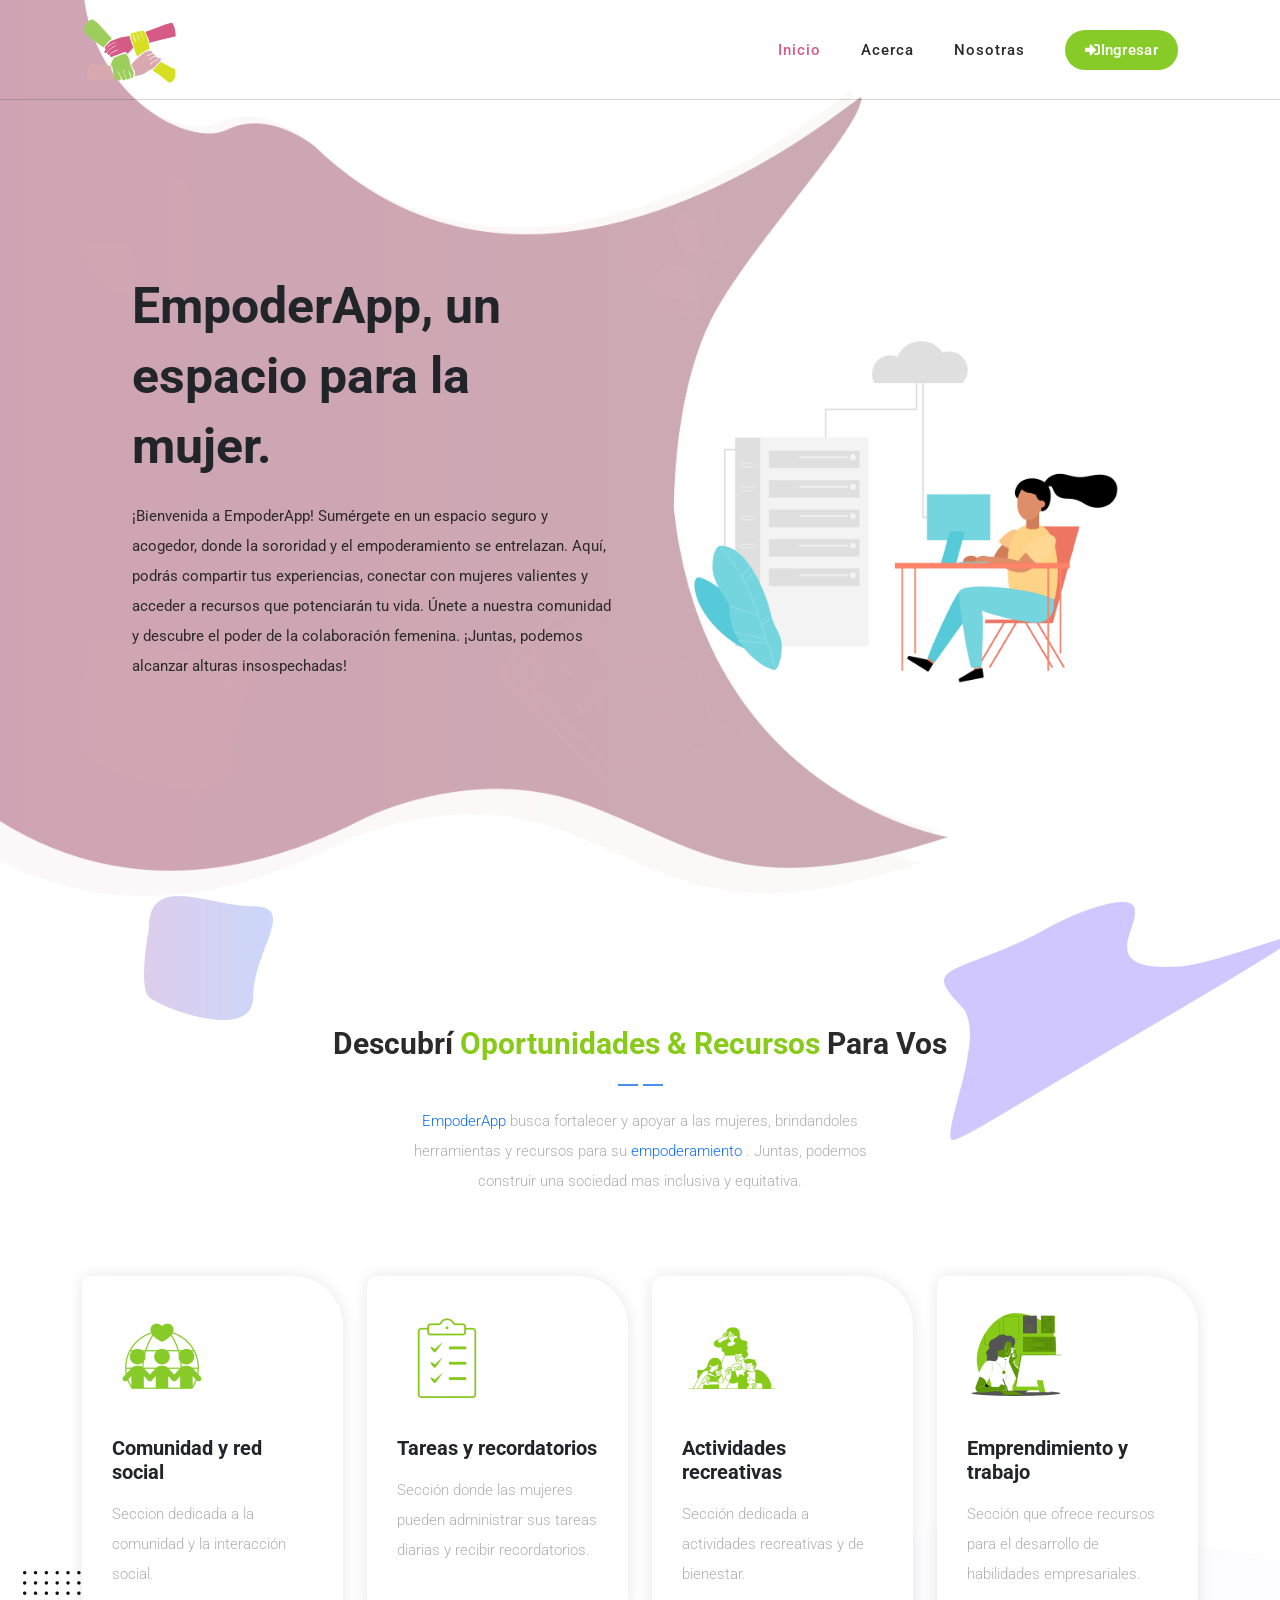
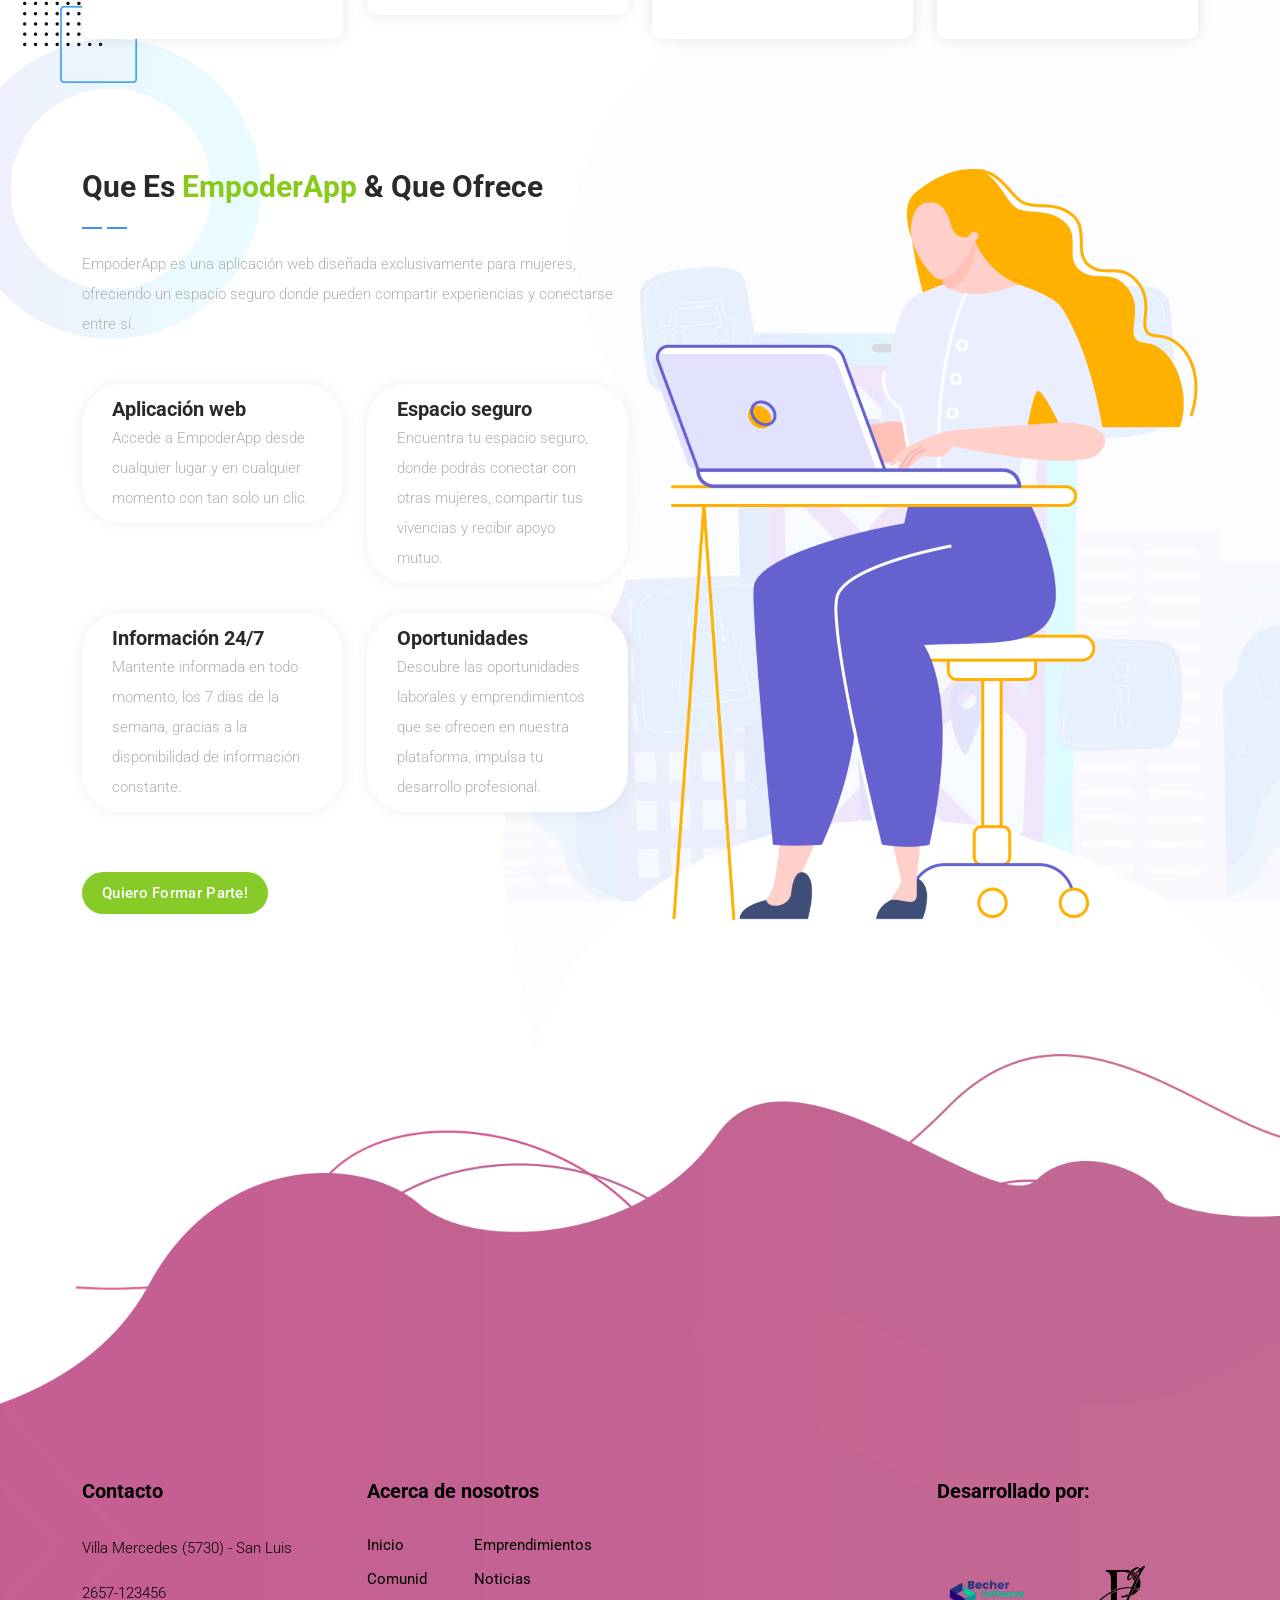
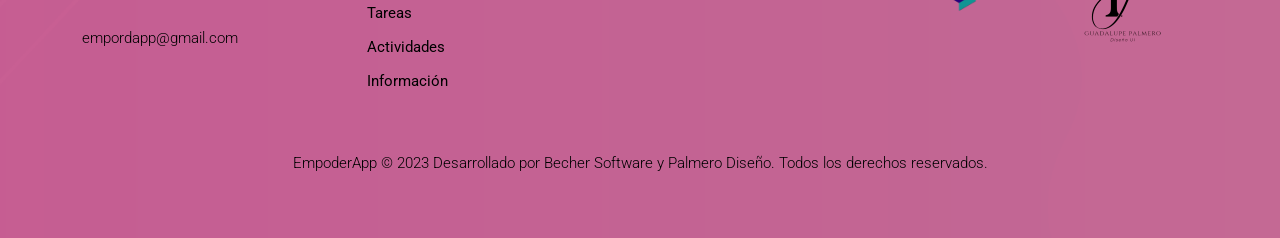
<file: index.html>
<!DOCTYPE html>
<html lang="en">
  <head>
    <meta charset="UTF-8" />
    <meta
      name="viewport"
      content="width=device-width, initial-scale=1, shrink-to-fit=no"
    />
    <meta name="description" content="" />
    <meta name="author" content="" />
    <link rel="preconnect" href="https://fonts.googleapis.com" />
    <link rel="preconnect" href="https://fonts.gstatic.com" crossorigin />
    <link
      href="https://fonts.googleapis.com/css2?family=Roboto:wght@100;300;400;500;700;900&display=swap"
      rel="stylesheet"
    />

    <title>EmpoderApp</title>

    <!-- Bootstrap core CSS -->
    <link href="vendor/bootstrap/css/bootstrap.min.css" rel="stylesheet" />

    <!--

TemplateMo 570 Chain App Dev

https://templatemo.com/tm-570-chain-app-dev

-->

    <!-- Additional CSS Files -->
    <link
      rel="stylesheet"
      href="https://use.fontawesome.com/releases/v5.8.1/css/all.css"
      integrity="sha384-50oBUHEmvpQ+1lW4y57PTFmhCaXp0ML5d60M1M7uH2+nqUivzIebhndOJK28anvf"
      crossorigin="anonymous"
    />
    <link rel="stylesheet" href="assets/css/templatemo-chain-app-dev.css" />
    <link rel="stylesheet" href="assets/css/animated.css" />
    <link rel="stylesheet" href="assets/css/owl.css" />
  </head>

  <body>
    <!-- ***** Preloader Start ***** -->
    <div id="js-preloader" class="js-preloader">
      <div class="preloader-inner">
        <span class="dot"></span>
        <div class="dots">
          <span></span>
          <span></span>
          <span></span>
        </div>
      </div>
    </div>
    <!-- ***** Preloader End ***** -->

    <!-- ***** Header Area Start ***** -->
    <header
      class="header-area header-sticky wow slideInDown"
      data-wow-duration="0.75s"
      data-wow-delay="0s"
    >
      <div class="container">
        <div class="row">
          <div class="col-12">
            <nav class="main-nav">
              <!-- ***** Logo Start ***** -->
              <a href="index.html" class="logo">
                <img src="assets/images/logo-empo.png" alt="Chain App Dev" />
              </a>
              <!-- ***** Logo End ***** -->
              <!-- ***** Menu Start ***** -->
              <ul class="nav">
                <li class="scroll-to-section">
                  <a href="#top" class="active">Inicio</a>
                </li>
                <li class="scroll-to-section">
                  <a href="#services">Acerca</a>
                </li>
                <li class="scroll-to-section"><a href="#about">Nosotras</a></li>

                <li>
                  <div class="gradient-button">
                    <a id="modal_trigger" href="#modal"
                      ><i class="fa fa-sign-in-alt"></i>Ingresar</a
                    >
                  </div>
                </li>
              </ul>
              <a class="menu-trigger">
                <span>Menu</span>
              </a>
              <!-- ***** Menu End ***** -->
            </nav>
          </div>
        </div>
      </div>
    </header>
    <!-- ***** Header Area End ***** -->

    <div id="modal" class="popupContainer" style="display: none">
      <div class="popupHeader">
        <span class="header_title">Login</span>
        <span class="modal_close"><i class="fa fa-times"></i></span>
      </div>

      <section class="popupBody">
        <!-- Social Login -->
        <div class="social_login">
          <div class="">
            <a href="#" class="social_box fb">
              <span class="icon"><i class="fab fa-facebook"></i></span>
              <span class="icon_title">Ingresar con Facebook</span>
            </a>

            <a href="#" class="social_box google">
              <span class="icon"><i class="fab fa-google-plus"></i></span>
              <span class="icon_title">Ingresar con Google</span>
            </a>
          </div>

          <div class="centeredText">
            <span>o usa tu email</span>
          </div>

          <div class="action_btns">
            <div class="one_half">
              <a href="#" id="login_form" class="btn">Ingresar</a>
            </div>
            <div class="one_half last">
              <a href="#" id="register_form" class="btn">Registrarse</a>
            </div>
          </div>
        </div>

        <!-- Username & Password Login form -->
        <div class="user_login">
          <form>
            <label>Email / Username</label>
            <input type="text" />
            <br />

            <label>Password</label>
            <input type="password" />
            <br />

            <div class="checkbox">
              <input id="remember" type="checkbox" />
              <label for="remember">Remember me on this computer</label>
            </div>

            <div class="action_btns">
              <div class="one_half">
                <a href="#" class="btn back_btn"
                  ><i class="fa fa-angle-double-left"></i> Back</a
                >
              </div>
              <div class="one_half last">
                <a href="#" class="btn btn_red">Login</a>
              </div>
            </div>
          </form>

          <a href="#" class="forgot_password">Forgot password?</a>
        </div>

        <!-- Register Form -->
        <div class="user_register">
          <form>
            <label>Full Name</label>
            <input type="text" />
            <br />

            <label>Email Address</label>
            <input type="email" />
            <br />

            <label>Password</label>
            <input type="password" />
            <br />

            <div class="checkbox">
              <input id="send_updates" type="checkbox" />
              <label for="send_updates">Send me occasional email updates</label>
            </div>

            <div class="action_btns">
              <div class="one_half">
                <a href="#" class="btn back_btn"
                  ><i class="fa fa-angle-double-left"></i> Back</a
                >
              </div>
              <div class="one_half last">
                <a href="#" class="btn btn_red">Register</a>
              </div>
            </div>
          </form>
        </div>
      </section>
    </div>

    <div
      class="main-banner wow fadeIn"
      id="top"
      data-wow-duration="1s"
      data-wow-delay="0.5s"
    >
      <div class="container">
        <div class="row">
          <div class="col-lg-12">
            <div class="row">
              <div class="col-lg-6 align-self-center">
                <div
                  class="left-content show-up header-text wow fadeInLeft"
                  data-wow-duration="1s"
                  data-wow-delay="1s"
                >
                  <div class="row">
                    <div class="col-lg-12">
                      <h2>EmpoderApp, un espacio para la mujer.</h2>
                      <p>
                        ¡Bienvenida a EmpoderApp! Sumérgete en un espacio seguro
                        y acogedor, donde la sororidad y el empoderamiento se
                        entrelazan. Aquí, podrás compartir tus experiencias,
                        conectar con mujeres valientes y acceder a recursos que
                        potenciarán tu vida. Únete a nuestra comunidad y
                        descubre el poder de la colaboración femenina. ¡Juntas,
                        podemos alcanzar alturas insospechadas!
                      </p>
                    </div>
                  </div>
                </div>
              </div>
              <div class="col-lg-6">
                <div
                  class="right-image wow fadeInRight"
                  data-wow-duration="1s"
                  data-wow-delay="0.5s"
                >
                  <img
                    src="assets/images/025-drawkit-server-woman-colour.png"
                    alt=""
                  />
                </div>
              </div>
            </div>
          </div>
        </div>
      </div>
    </div>

    <div id="services" class="services section">
      <div class="container">
        <div class="row">
          <div class="col-lg-8 offset-lg-2">
            <div
              class="section-heading wow fadeInDown"
              data-wow-duration="1s"
              data-wow-delay="0.5s"
            >
              <h4>Descubrí <em>oportunidades &amp; recursos</em> para vos</h4>
              <img src="assets/images/heading-line-dec.png" alt="" />
              <p>
                <a href="https://templatemo.com/contact" target="_parent"
                  >EmpoderApp </a
                >busca fortalecer y apoyar a las mujeres, brindandoles
                herramientas y recursos para su
                <a href="https://templatemo.com/contact" target="_parent"
                  >empoderamiento </a
                >. Juntas, podemos construir una sociedad mas inclusiva y
                equitativa.
              </p>
            </div>
          </div>
        </div>
      </div>
      <div class="container">
        <div class="row">
          <div class="col-lg-3">
            <div class="service-item first-service">
              <div class="icon"></div>
              <h4>Comunidad y red social</h4>
              <p>Seccion dedicada a la comunidad y la interacción social.</p>
            </div>
          </div>
          <div class="col-lg-3">
            <div class="service-item second-service">
              <div class="icon"></div>
              <h4>Tareas y recordatorios</h4>
              <p>
                Sección donde las mujeres pueden administrar sus tareas diarias
                y recibir recordatorios.
              </p>
            </div>
          </div>
          <div class="col-lg-3">
            <div class="service-item third-service">
              <div class="icon"></div>
              <h4>Actividades recreativas</h4>
              <p>Sección dedicada a actividades recreativas y de bienestar.</p>
            </div>
          </div>
          <div class="col-lg-3">
            <div class="service-item fourth-service">
              <div class="icon"></div>
              <h4>Emprendimiento y trabajo</h4>
              <p>
                Sección que ofrece recursos para el desarrollo de habilidades
                empresariales.
              </p>
            </div>
          </div>
        </div>
      </div>
    </div>

    <div id="about" class="about-us section">
      <div class="container">
        <div class="row">
          <div class="col-lg-6 align-self-center">
            <div class="section-heading">
              <h4>Que es <em>EmpoderApp</em> &amp; que ofrece</h4>
              <img src="assets/images/heading-line-dec.png" alt="" />
              <p>
                EmpoderApp es una aplicación web diseñada exclusivamente para
                mujeres, ofreciendo un espacio seguro donde pueden compartir
                experiencias y conectarse entre sí.
              </p>
            </div>
            <div class="row">
              <div class="col-lg-6">
                <div class="box-item">
                  <h4><a href="#">Aplicación web</a></h4>
                  <p>
                    Accede a EmpoderApp desde cualquier lugar y en cualquier
                    momento con tan solo un clic.
                  </p>
                </div>
              </div>
              <div class="col-lg-6">
                <div class="box-item">
                  <h4><a href="#">Espacio seguro</a></h4>
                  <p>
                    Encuentra tu espacio seguro, donde podrás conectar con otras
                    mujeres, compartir tus vivencias y recibir apoyo mutuo.
                  </p>
                </div>
              </div>
              <div class="col-lg-6">
                <div class="box-item">
                  <h4><a href="#">Información 24/7</a></h4>
                  <p>
                    Mantente informada en todo momento, los 7 días de la semana,
                    gracias a la disponibilidad de información constante.
                  </p>
                </div>
              </div>
              <div class="col-lg-6">
                <div class="box-item">
                  <h4><a href="#">Oportunidades</a></h4>
                  <p>
                    Descubre las oportunidades laborales y emprendimientos que
                    se ofrecen en nuestra plataforma, impulsa tu desarrollo
                    profesional.
                  </p>
                </div>
              </div>
              <div class="col-lg-12">
                <div class="gradient-button">
                  <a href="#">Quiero formar parte!</a>
                </div>
              </div>
            </div>
          </div>
          <div class="col-lg-6">
            <div class="right-image">
              <img src="assets/images/character.png" alt="" />
            </div>
          </div>
        </div>
      </div>
    </div>

    <footer id="newsletter">
      <div class="container">
        <div class="row">
          <div class="col-lg-8 offset-lg-2">
            <div class="section-heading"></div>
          </div>
          <div class="col-lg-6 offset-lg-3">
            <form id="search" action="#" method="GET"></form>
          </div>
        </div>
        <div class="row">
          <div class="col-lg-3">
            <div class="footer-widget">
              <h4>Contacto</h4>
              <p>Villa Mercedes (5730) - San Luis</p>
              <p><a href="#">2657-123456</a></p>
              <p><a href="#">empordapp@gmail.com</a></p>
            </div>
          </div>
          <div class="col-lg-3">
            <div class="footer-widget">
              <h4>Acerca de nosotros</h4>
              <ul>
                <li><a href="#">Inicio</a></li>
                <li><a href="#">Comunid</a></li>
                <li><a href="#">Tareas</a></li>
                <li><a href="#">Actividades</a></li>
                <li><a href="#">Información</a></li>
              </ul>
              <ul>
                <li><a href="#">Emprendimientos</a></li>
                <li><a href="#">Noticias</a></li>
              </ul>
            </div>
          </div>
          <div class="col-lg-3"></div>
          <div class="col-lg-3">
            <div class="footer-widget">
              <h4>Desarrollado por:</h4>
              <div class="logo">
                <img src="assets/images/logoBecher.png" alt="" />
                <img src="assets/images/logoPalmero.png" alt="" />
              </div>
              <p></p>
            </div>
          </div>
          <div class="col-lg-12">
            <div class="copyright-text">
              <p>
                EmpoderApp © 2023 Desarrollado por Becher Software y Palmero
                Diseño. Todos los derechos reservados.
                <br />
              </p>
            </div>
          </div>
        </div>
      </div>
    </footer>

    <!-- Scripts -->
    <script src="vendor/jquery/jquery.min.js"></script>
    <script src="vendor/bootstrap/js/bootstrap.bundle.min.js"></script>
    <script src="assets/js/owl-carousel.js"></script>
    <script src="assets/js/animation.js"></script>
    <script src="assets/js/imagesloaded.js"></script>
    <script src="assets/js/popup.js"></script>
    <script src="assets/js/custom.js"></script>
  </body>
</html>
</file>
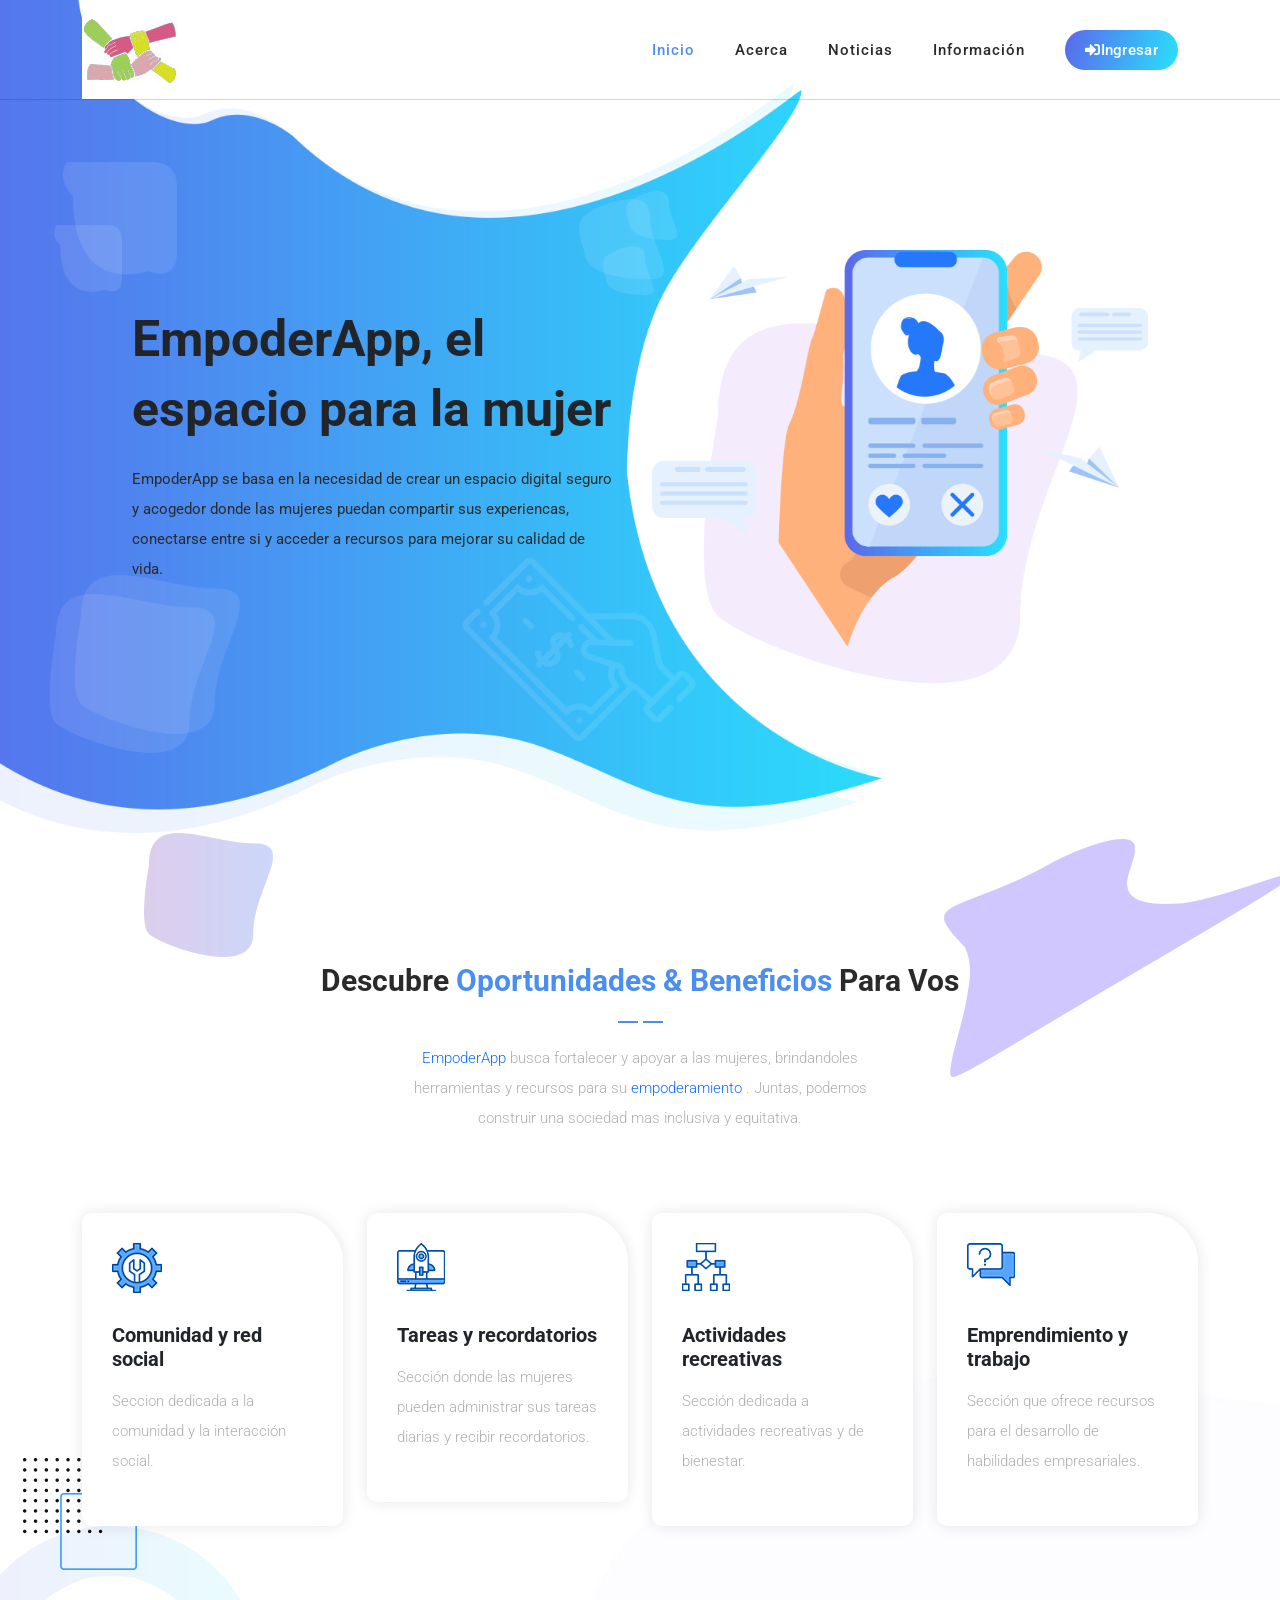
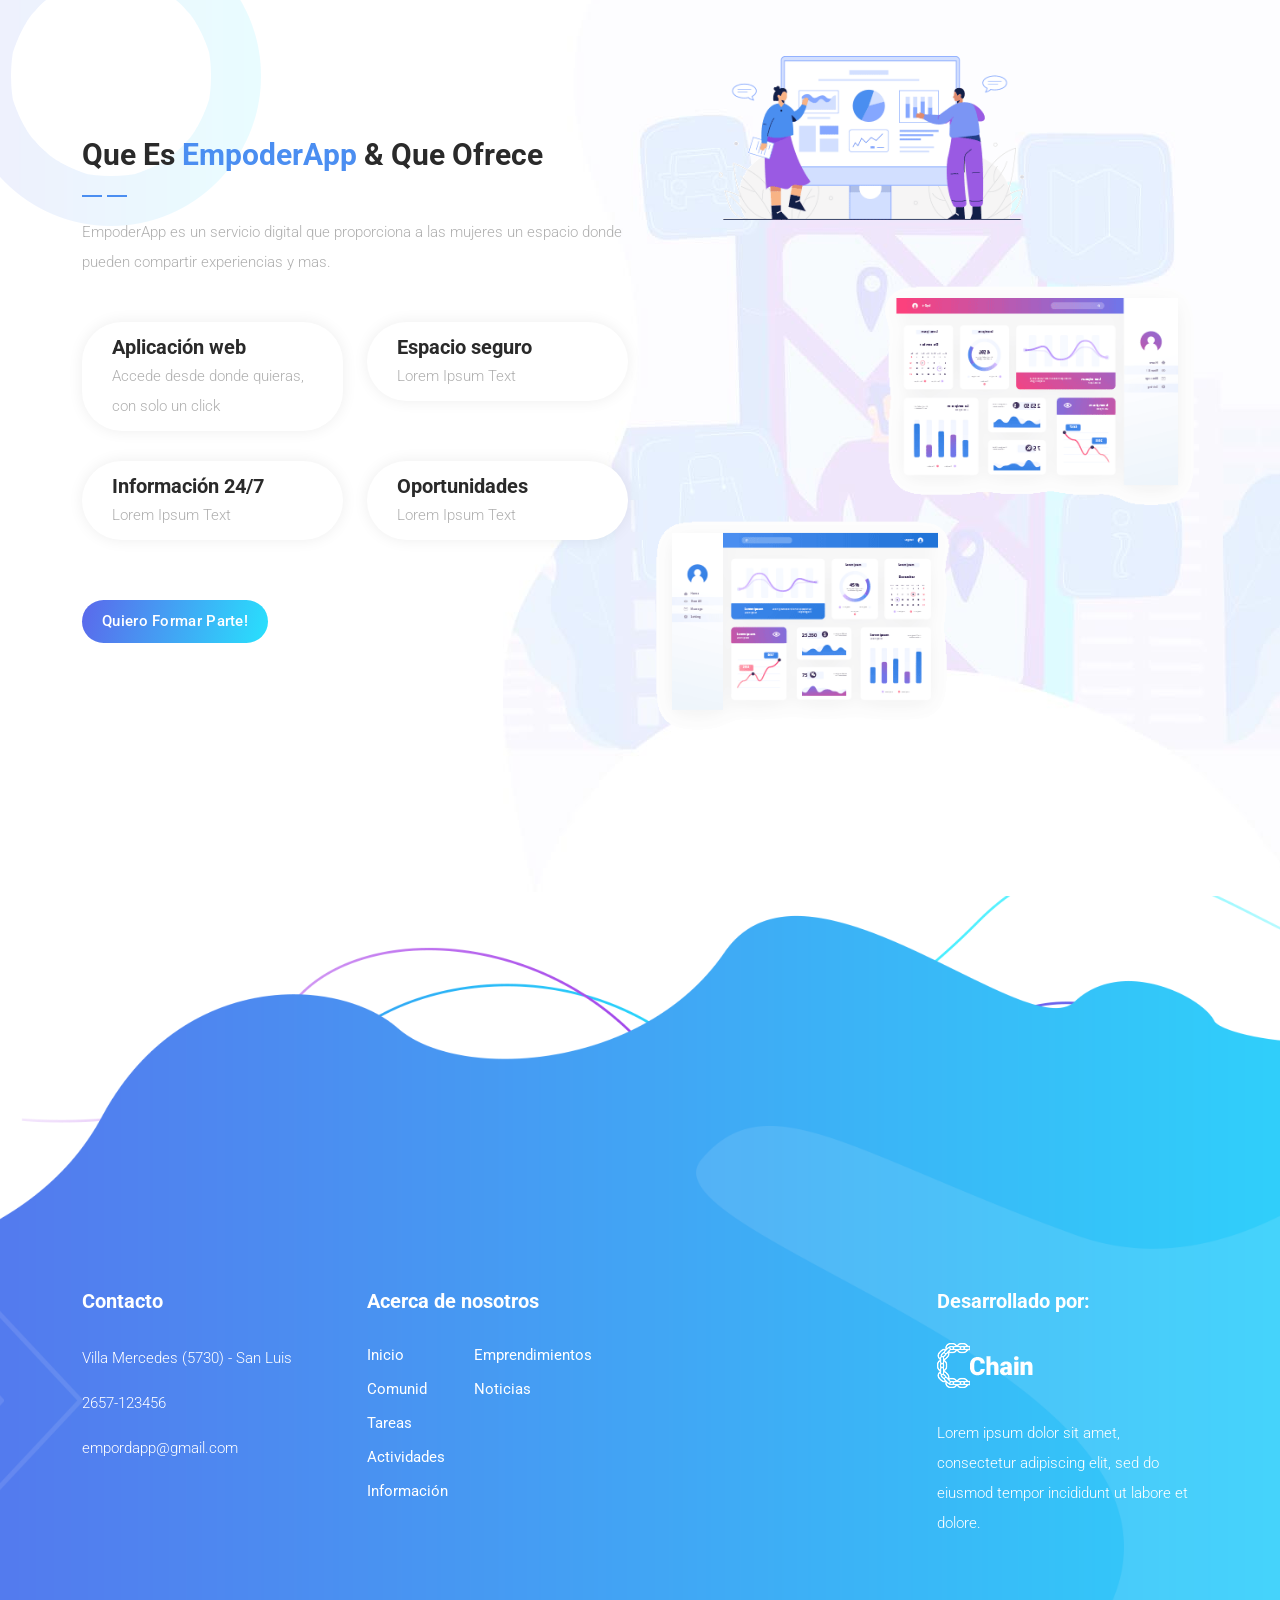
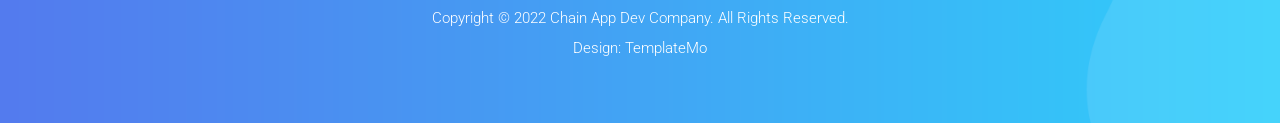
<file: templatemo_570_chain_app_dev/index.html>
<!DOCTYPE html>
<html lang="en">
  <head>
    <meta charset="UTF-8" />
    <meta
      name="viewport"
      content="width=device-width, initial-scale=1, shrink-to-fit=no"
    />
    <meta name="description" content="" />
    <meta name="author" content="" />
    <link rel="preconnect" href="https://fonts.googleapis.com" />
    <link rel="preconnect" href="https://fonts.gstatic.com" crossorigin />
    <link
      href="https://fonts.googleapis.com/css2?family=Roboto:wght@100;300;400;500;700;900&display=swap"
      rel="stylesheet"
    />

    <title>Chain App Dev - App Landing Page HTML5 Template</title>

    <!-- Bootstrap core CSS -->
    <link href="vendor/bootstrap/css/bootstrap.min.css" rel="stylesheet" />

    <!--

TemplateMo 570 Chain App Dev

https://templatemo.com/tm-570-chain-app-dev

-->

    <!-- Additional CSS Files -->
    <link
      rel="stylesheet"
      href="https://use.fontawesome.com/releases/v5.8.1/css/all.css"
      integrity="sha384-50oBUHEmvpQ+1lW4y57PTFmhCaXp0ML5d60M1M7uH2+nqUivzIebhndOJK28anvf"
      crossorigin="anonymous"
    />
    <link rel="stylesheet" href="assets/css/templatemo-chain-app-dev.css" />
    <link rel="stylesheet" href="assets/css/animated.css" />
    <link rel="stylesheet" href="assets/css/owl.css" />
  </head>

  <body>
    <!-- ***** Preloader Start ***** -->
    <div id="js-preloader" class="js-preloader">
      <div class="preloader-inner">
        <span class="dot"></span>
        <div class="dots">
          <span></span>
          <span></span>
          <span></span>
        </div>
      </div>
    </div>
    <!-- ***** Preloader End ***** -->

    <!-- ***** Header Area Start ***** -->
    <header
      class="header-area header-sticky wow slideInDown"
      data-wow-duration="0.75s"
      data-wow-delay="0s"
    >
      <div class="container">
        <div class="row">
          <div class="col-12">
            <nav class="main-nav">
              <!-- ***** Logo Start ***** -->
              <a href="index.html" class="logo">
                <img
                  src="assets/images/Diseño_sin_título-removebg-preview.jpg"
                  alt="Chain App Dev"
                />
              </a>
              <!-- ***** Logo End ***** -->
              <!-- ***** Menu Start ***** -->
              <ul class="nav">
                <li class="scroll-to-section">
                  <a href="#top" class="active">Inicio</a>
                </li>
                <li class="scroll-to-section">
                  <a href="#services">Acerca</a>
                </li>
                <li class="scroll-to-section"><a href="#about">Noticias</a></li>
                <li class="scroll-to-section">
                  <a href="#pricing">Información</a>
                </li>

                <li>
                  <div class="gradient-button">
                    <a id="modal_trigger" href="#modal"
                      ><i class="fa fa-sign-in-alt"></i>Ingresar</a
                    >
                  </div>
                </li>
              </ul>
              <a class="menu-trigger">
                <span>Menu</span>
              </a>
              <!-- ***** Menu End ***** -->
            </nav>
          </div>
        </div>
      </div>
    </header>
    <!-- ***** Header Area End ***** -->

    <div id="modal" class="popupContainer" style="display: none">
      <div class="popupHeader">
        <span class="header_title">Login</span>
        <span class="modal_close"><i class="fa fa-times"></i></span>
      </div>

      <section class="popupBody">
        <!-- Social Login -->
        <div class="social_login">
          <div class="">
            <a href="#" class="social_box fb">
              <span class="icon"><i class="fab fa-facebook"></i></span>
              <span class="icon_title">Ingresar con Facebook</span>
            </a>

            <a href="#" class="social_box google">
              <span class="icon"><i class="fab fa-google-plus"></i></span>
              <span class="icon_title">Ingresar con Google</span>
            </a>
          </div>

          <div class="centeredText">
            <span>o usa tu email</span>
          </div>

          <div class="action_btns">
            <div class="one_half">
              <a href="#" id="login_form" class="btn">Ingresar</a>
            </div>
            <div class="one_half last">
              <a href="#" id="register_form" class="btn">Registrarse</a>
            </div>
          </div>
        </div>

        <!-- Username & Password Login form -->
        <div class="user_login">
          <form>
            <label>Email / Username</label>
            <input type="text" />
            <br />

            <label>Password</label>
            <input type="password" />
            <br />

            <div class="checkbox">
              <input id="remember" type="checkbox" />
              <label for="remember">Remember me on this computer</label>
            </div>

            <div class="action_btns">
              <div class="one_half">
                <a href="#" class="btn back_btn"
                  ><i class="fa fa-angle-double-left"></i> Back</a
                >
              </div>
              <div class="one_half last">
                <a href="#" class="btn btn_red">Login</a>
              </div>
            </div>
          </form>

          <a href="#" class="forgot_password">Forgot password?</a>
        </div>

        <!-- Register Form -->
        <div class="user_register">
          <form>
            <label>Full Name</label>
            <input type="text" />
            <br />

            <label>Email Address</label>
            <input type="email" />
            <br />

            <label>Password</label>
            <input type="password" />
            <br />

            <div class="checkbox">
              <input id="send_updates" type="checkbox" />
              <label for="send_updates">Send me occasional email updates</label>
            </div>

            <div class="action_btns">
              <div class="one_half">
                <a href="#" class="btn back_btn"
                  ><i class="fa fa-angle-double-left"></i> Back</a
                >
              </div>
              <div class="one_half last">
                <a href="#" class="btn btn_red">Register</a>
              </div>
            </div>
          </form>
        </div>
      </section>
    </div>

    <div
      class="main-banner wow fadeIn"
      id="top"
      data-wow-duration="1s"
      data-wow-delay="0.5s"
    >
      <div class="container">
        <div class="row">
          <div class="col-lg-12">
            <div class="row">
              <div class="col-lg-6 align-self-center">
                <div
                  class="left-content show-up header-text wow fadeInLeft"
                  data-wow-duration="1s"
                  data-wow-delay="1s"
                >
                  <div class="row">
                    <div class="col-lg-12">
                      <h2>EmpoderApp, el espacio para la mujer</h2>
                      <p>
                        EmpoderApp se basa en la necesidad de crear un espacio
                        digital seguro y acogedor donde las mujeres puedan
                        compartir sus experiencas, conectarse entre si y acceder
                        a recursos para mejorar su calidad de vida.
                      </p>
                    </div>
                  </div>
                </div>
              </div>
              <div class="col-lg-6">
                <div
                  class="right-image wow fadeInRight"
                  data-wow-duration="1s"
                  data-wow-delay="0.5s"
                >
                  <img src="assets/images/slider-dec.png" alt="" />
                </div>
              </div>
            </div>
          </div>
        </div>
      </div>
    </div>

    <div id="services" class="services section">
      <div class="container">
        <div class="row">
          <div class="col-lg-8 offset-lg-2">
            <div
              class="section-heading wow fadeInDown"
              data-wow-duration="1s"
              data-wow-delay="0.5s"
            >
              <h4>Descubre <em>oportunidades &amp; beneficios</em> para vos</h4>
              <img src="assets/images/heading-line-dec.png" alt="" />
              <p>
                <a href="https://templatemo.com/contact" target="_parent"
                  >EmpoderApp </a
                >busca fortalecer y apoyar a las mujeres, brindandoles
                herramientas y recursos para su
                <a href="https://templatemo.com/contact" target="_parent"
                  >empoderamiento </a
                >. Juntas, podemos construir una sociedad mas inclusiva y
                equitativa.
              </p>
            </div>
          </div>
        </div>
      </div>
      <div class="container">
        <div class="row">
          <div class="col-lg-3">
            <div class="service-item first-service">
              <div class="icon"></div>
              <h4>Comunidad y red social</h4>
              <p>Seccion dedicada a la comunidad y la interacción social.</p>
            </div>
          </div>
          <div class="col-lg-3">
            <div class="service-item second-service">
              <div class="icon"></div>
              <h4>Tareas y recordatorios</h4>
              <p>
                Sección donde las mujeres pueden administrar sus tareas diarias
                y recibir recordatorios.
              </p>
            </div>
          </div>
          <div class="col-lg-3">
            <div class="service-item third-service">
              <div class="icon"></div>
              <h4>Actividades recreativas</h4>
              <p>Sección dedicada a actividades recreativas y de bienestar.</p>
            </div>
          </div>
          <div class="col-lg-3">
            <div class="service-item fourth-service">
              <div class="icon"></div>
              <h4>Emprendimiento y trabajo</h4>
              <p>
                Sección que ofrece recursos para el desarrollo de habilidades
                empresariales.
              </p>
            </div>
          </div>
        </div>
      </div>
    </div>

    <div id="about" class="about-us section">
      <div class="container">
        <div class="row">
          <div class="col-lg-6 align-self-center">
            <div class="section-heading">
              <h4>Que es <em>EmpoderApp</em> &amp; que ofrece</h4>
              <img src="assets/images/heading-line-dec.png" alt="" />
              <p>
                EmpoderApp es un servicio digital que proporciona a las mujeres
                un espacio donde pueden compartir experiencias y mas.
              </p>
            </div>
            <div class="row">
              <div class="col-lg-6">
                <div class="box-item">
                  <h4><a href="#">Aplicación web</a></h4>
                  <p>Accede desde donde quieras, con solo un click</p>
                </div>
              </div>
              <div class="col-lg-6">
                <div class="box-item">
                  <h4><a href="#">Espacio seguro</a></h4>
                  <p>Lorem Ipsum Text</p>
                </div>
              </div>
              <div class="col-lg-6">
                <div class="box-item">
                  <h4><a href="#">Información 24/7</a></h4>
                  <p>Lorem Ipsum Text</p>
                </div>
              </div>
              <div class="col-lg-6">
                <div class="box-item">
                  <h4><a href="#">Oportunidades</a></h4>
                  <p>Lorem Ipsum Text</p>
                </div>
              </div>
              <div class="col-lg-12">
                <div class="gradient-button">
                  <a href="#">Quiero formar parte!</a>
                </div>
              </div>
            </div>
          </div>
          <div class="col-lg-6">
            <div class="right-image">
              <img src="assets/images/about-right-dec.png" alt="" />
            </div>
          </div>
        </div>
      </div>
    </div>

    <footer id="newsletter">
      <div class="container">
        <div class="row">
          <div class="col-lg-8 offset-lg-2">
            <div class="section-heading"></div>
          </div>
          <div class="col-lg-6 offset-lg-3">
            <form id="search" action="#" method="GET"></form>
          </div>
        </div>
        <div class="row">
          <div class="col-lg-3">
            <div class="footer-widget">
              <h4>Contacto</h4>
              <p>Villa Mercedes (5730) - San Luis</p>
              <p><a href="#">2657-123456</a></p>
              <p><a href="#">empordapp@gmail.com</a></p>
            </div>
          </div>
          <div class="col-lg-3">
            <div class="footer-widget">
              <h4>Acerca de nosotros</h4>
              <ul>
                <li><a href="#">Inicio</a></li>
                <li><a href="#">Comunid</a></li>
                <li><a href="#">Tareas</a></li>
                <li><a href="#">Actividades</a></li>
                <li><a href="#">Información</a></li>
              </ul>
              <ul>
                <li><a href="#">Emprendimientos</a></li>
                <li><a href="#">Noticias</a></li>
              </ul>
            </div>
          </div>
          <div class="col-lg-3"></div>
          <div class="col-lg-3">
            <div class="footer-widget">
              <h4>Desarrollado por:</h4>
              <div class="logo">
                <img src="assets/images/white-logo.png" alt="" />
              </div>
              <p>
                Lorem ipsum dolor sit amet, consectetur adipiscing elit, sed do
                eiusmod tempor incididunt ut labore et dolore.
              </p>
            </div>
          </div>
          <div class="col-lg-12">
            <div class="copyright-text">
              <p>
                Copyright © 2022 Chain App Dev Company. All Rights Reserved.
                <br />Design:
                <a
                  href="https://templatemo.com/"
                  target="_blank"
                  title="css templates"
                  >TemplateMo</a
                >
              </p>
            </div>
          </div>
        </div>
      </div>
    </footer>

    <!-- Scripts -->
    <script src="vendor/jquery/jquery.min.js"></script>
    <script src="vendor/bootstrap/js/bootstrap.bundle.min.js"></script>
    <script src="assets/js/owl-carousel.js"></script>
    <script src="assets/js/animation.js"></script>
    <script src="assets/js/imagesloaded.js"></script>
    <script src="assets/js/popup.js"></script>
    <script src="assets/js/custom.js"></script>
  </body>
</html>
</file>
<file: assets/css/templatemo-chain-app-dev.css>
html,
body,
div,
span,
applet,
object,
iframe,
h1,
h2,
h3,
h4,
h5,
h6,
p,
blockquote,
div pre,
a,
abbr,
acronym,
address,
big,
cite,
code,
del,
dfn,
em,
font,
img,
ins,
kbd,
q,
s,
samp,
small,
strike,
strong,
sub,
sup,
tt,
var,
b,
u,
i,
center,
dl,
dt,
dd,
ol,
ul,
li,
figure,
header,
nav,
section,
article,
aside,
footer,
figcaption {
  margin: 0;
  padding: 0;
  border: 0;
  outline: 0;
}

/* clear fix */
.grid:after {
  content: "";
  display: block;
  clear: both;
}

/* ---- .grid-item ---- */

.grid-sizer,
.grid-item {
  width: 50%;
}

.grid-item {
  float: left;
}

.grid-item img {
  display: block;
  max-width: 100%;
}

.clearfix:after {
  content: ".";
  display: block;
  clear: both;
  visibility: hidden;
  line-height: 0;
  height: 0;
}

.clearfix {
  display: inline-block;
}

html[xmlns] .clearfix {
  display: block;
}

* html .clearfix {
  height: 1%;
}

ul,
li {
  padding: 0;
  margin: 0;
  list-style: none;
}

header,
nav,
section,
article,
aside,
footer,
hgroup {
  display: block;
}

* {
  box-sizing: border-box;
}

html,
body {
  font-family: "Roboto", sans-serif;
  font-weight: 400;
  background-color: #fff;
  -ms-text-size-adjust: 100%;
  -webkit-font-smoothing: antialiased;
  -moz-osx-font-smoothing: grayscale;
}

a {
  text-decoration: none !important;
}

h1,
h2,
h3,
h4,
h5,
h6 {
  margin-top: 0px;
  margin-bottom: 0px;
}

ul {
  margin-bottom: 0px;
}

p {
  font-size: 15px;
  line-height: 30px;
  font-weight: 300;
  color: #afafaf;
}

img {
  width: 100%;
  overflow: hidden;
}

/* 
---------------------------------------------
global styles
--------------------------------------------- 
*/
html,
body {
  background: #fff;
  font-family: "Roboto", sans-serif;
}

::selection {
  background: #d55a86;
  color: #fff !important;
}

::-moz-selection {
  background: #d55a86;
  color: #fff !important;
}

@media (max-width: 991px) {
  html,
  body {
    overflow-x: hidden;
  }
  .mobile-top-fix {
    margin-top: 30px;
    margin-bottom: 0px;
  }
  .mobile-bottom-fix {
    margin-bottom: 30px;
  }
  .mobile-bottom-fix-big {
    margin-bottom: 60px;
  }
}

.section-heading {
  position: relative;
  z-index: 2;
}

.section-heading h4 {
  color: #2a2a2a;
  font-size: 30px;
  font-weight: 700;
  text-transform: capitalize;
  margin-bottom: 10px;
}

.section-heading h4 em {
  font-style: normal;
  color: #87cb18;
}

.section-heading img {
  width: 45px;
  height: 2px;
}

.section-heading p {
  margin-top: 10px;
}

.show-up {
  position: relative;
  z-index: 2;
}

.white-button a {
  display: inline-block !important;
  padding: 10px 20px !important;
  color: #87cb18 !important;
  text-transform: capitalize;
  font-size: 15px;
  background-color: #fff;
  border-radius: 23px;
  font-weight: 500 !important;
  letter-spacing: 0.3px !important;
  transition: all 0.5s;
}

.white-button a i {
  margin-left: 5px;
  font-size: 18px;
}

.white-button a:hover {
  background-color: #d55a86;
  color: #fff !important;
}

.text-button a {
  font-size: 15px;
}

.text-button a i {
  margin-left: 5px;
  font-size: 14px;
  transition: all 0.3s;
}

.text-button a:hover i {
  margin-left: 8px;
}

.gradient-button a {
  display: inline-block !important;
  padding: 10px 20px !important;
  color: #fff !important;
  text-transform: capitalize;
  font-size: 15px;
  background-color: #87cb28;

  border-radius: 23px;
  font-weight: 500 !important;
  letter-spacing: 0.3px !important;
  transition: all 0.5s;
}

.gradient-button a:hover {
  color: #fff !important;
  background-color: #d9a7ae;
}

.border-button a {
  display: inline-block !important;
  padding: 10px 20px !important;
  color: #d55a86 !important;
  border: 1px solid #d55a86;
  text-transform: capitalize;
  font-size: 15px;
  display: inline-block;
  background-color: #fff;
  border-radius: 23px;
  font-weight: 500 !important;
  letter-spacing: 0.3px !important;
  transition: all 0.5s;
}

.border-button a:hover {
  background-color: #d55a86;
  color: #fff !important;
}

/* 
---------------------------------------------
header
--------------------------------------------- 
*/

.background-header {
  background-color: #fff !important;
  height: 80px !important;
  border-bottom: none !important;
  position: fixed !important;
  top: 0px;
  left: 0px;
  right: 0px;
  box-shadow: 0px 5px 8px rgba(0, 0, 0, 0.03);
}

.background-header .logo,
.background-header .main-nav .nav li a {
  color: #fff;
}

.background-header .main-nav .nav li:hover a {
  color: #d55a86;
}

.background-header .nav li a.active {
  position: relative;
  color: #fff;
}

.background-header .nav li a.active:after {
  position: absolute;
  width: 100%;
  height: 1px;
  background-color: #d55a86;
  content: "";
  left: 50%;
  bottom: -20px;
  transform: translateX(-50%);
}

.background-header .nav li:last-child a.active:after {
  background-color: transparent;
}

.header-area {
  background-color: transparent;
  border-bottom: 1px solid rgba(42, 42, 42, 0.2);
  position: absolute;
  left: 0px;
  right: 0px;
  z-index: 100;
  height: 100px;
  -webkit-transition: all 0.5s ease 0s;
  -moz-transition: all 0.5s ease 0s;
  -o-transition: all 0.5s ease 0s;
  transition: all 0.5s ease 0s;
}

.header-area .main-nav {
  min-height: 80px;
  background: transparent;
}

.header-area .main-nav .logo {
  float: left;
  -webkit-transition: all 0.3s ease 0s;
  -moz-transition: all 0.3s ease 0s;
  -o-transition: all 0.3s ease 0s;
  transition: all 0.3s ease 0s;
}

.header-area .main-nav .logo {
  line-height: 100px;
  float: left;
  -webkit-transition: all 0.3s ease 0s;
  -moz-transition: all 0.3s ease 0s;
  -o-transition: all 0.3s ease 0s;
  transition: all 0.3s ease 0s;
}

.background-header .main-nav .logo {
  line-height: 80px;
}

.background-header .main-nav .nav {
  margin-top: 20px !important;
}

.header-area .main-nav .nav {
  float: right;
  margin-top: 30px;
  margin-right: 0px;
  background-color: transparent;
  -webkit-transition: all 0.3s ease 0s;
  -moz-transition: all 0.3s ease 0s;
  -o-transition: all 0.3s ease 0s;
  transition: all 0.3s ease 0s;
  position: relative;
  z-index: 999;
}

.header-area .main-nav .nav li {
  padding-left: 20px;
  padding-right: 20px;
}

.header-area .main-nav .nav li:nth-child(6) {
  padding-right: 0px;
  padding-left: 40px;
}

.header-area .main-nav .nav li:last-child a,
.background-header .main-nav .nav li:last-child a,
.header-area .main-nav .nav li:nth-child(6) a,
.background-header .main-nav .nav li:nth-child(6) a {
  padding: 0px 20px !important;
  font-weight: 400;
}

.header-area .main-nav .nav li:last-child a:hover,
.background-header .main-nav .nav li:last-child a:hover,
.header-area .main-nav .nav li:nth-child(6) a:hover,
.background-header .main-nav .nav li:nth-child(6) a:hover {
  color: #fff !important;
}

.header-area .main-nav .nav li a {
  display: block;
  font-weight: 500;
  font-size: 15px;
  color: #2a2a2a;
  text-transform: capitalize;
  -webkit-transition: all 0.3s ease 0s;
  -moz-transition: all 0.3s ease 0s;
  -o-transition: all 0.3s ease 0s;
  transition: all 0.3s ease 0s;
  height: 40px;
  line-height: 40px;
  border: transparent;
  letter-spacing: 1px;
}

.header-area .main-nav .nav li:hover a,
.header-area .main-nav .nav li a.active {
  color: #d55a86 !important;
}

.header-area .main-nav .nav li:last-child a.active {
  color: #fff !important;
}

.background-header .main-nav .nav li:hover a,
.background-header .main-nav .nav li a.active {
  color: #d55a86 !important;
  opacity: 1;
}

.header-area .main-nav .nav li.submenu {
  position: relative;
  padding-right: 30px;
}

.header-area .main-nav .nav li.submenu:after {
  font-family: FontAwesome;
  content: "\f107";
  font-size: 12px;
  color: #2a2a2a;
  position: absolute;
  right: 18px;
  top: 12px;
}

.background-header .main-nav .nav li.submenu:after {
  color: #2a2a2a;
}

.header-area .main-nav .nav li.submenu ul {
  position: absolute;
  width: 200px;
  box-shadow: 0 2px 28px 0 rgba(0, 0, 0, 0.06);
  overflow: hidden;
  top: 50px;
  opacity: 0;
  transform: translateY(+2em);
  visibility: hidden;
  z-index: -1;
  transition: all 0.3s ease-in-out 0s, visibility 0s linear 0.3s,
    z-index 0s linear 0.01s;
}

.header-area .main-nav .nav li.submenu ul li {
  margin-left: 0px;
  padding-left: 0px;
  padding-right: 0px;
}

.header-area .main-nav .nav li.submenu ul li a {
  opacity: 1;
  display: block;
  background: #f7f7f7;
  color: #2a2a2a !important;
  padding-left: 20px;
  height: 40px;
  line-height: 40px;
  -webkit-transition: all 0.3s ease 0s;
  -moz-transition: all 0.3s ease 0s;
  -o-transition: all 0.3s ease 0s;
  transition: all 0.3s ease 0s;
  position: relative;
  font-size: 13px;
  font-weight: 400;
  border-bottom: 1px solid #eee;
}

.header-area .main-nav .nav li.submenu ul li a:hover {
  background: #fff;
  color: #d55a86 !important;
  padding-left: 25px;
}

.header-area .main-nav .nav li.submenu ul li a:hover:before {
  width: 3px;
}

.header-area .main-nav .nav li.submenu:hover ul {
  visibility: visible;
  opacity: 1;
  z-index: 1;
  transform: translateY(0%);
  transition-delay: 0s, 0s, 0.3s;
}

.header-area .main-nav .menu-trigger {
  cursor: pointer;
  display: block;
  position: absolute;
  top: 33px;
  width: 32px;
  height: 40px;
  text-indent: -9999em;
  z-index: 99;
  right: 40px;
  display: none;
}

.background-header .main-nav .menu-trigger {
  top: 23px;
}

.header-area .main-nav .menu-trigger span,
.header-area .main-nav .menu-trigger span:before,
.header-area .main-nav .menu-trigger span:after {
  -moz-transition: all 0.4s;
  -o-transition: all 0.4s;
  -webkit-transition: all 0.4s;
  transition: all 0.4s;
  background-color: #2a2a2a;
  display: block;
  position: absolute;
  width: 30px;
  height: 2px;
  left: 0;
}

.background-header .main-nav .menu-trigger span,
.background-header .main-nav .menu-trigger span:before,
.background-header .main-nav .menu-trigger span:after {
  background-color: #2a2a2a;
}

.header-area .main-nav .menu-trigger span:before,
.header-area .main-nav .menu-trigger span:after {
  -moz-transition: all 0.4s;
  -o-transition: all 0.4s;
  -webkit-transition: all 0.4s;
  transition: all 0.4s;
  background-color: #2a2a2a;
  display: block;
  position: absolute;
  width: 30px;
  height: 2px;
  left: 0;
  width: 75%;
}

.background-header .main-nav .menu-trigger span:before,
.background-header .main-nav .menu-trigger span:after {
  background-color: #2a2a2a;
}

.header-area .main-nav .menu-trigger span:before,
.header-area .main-nav .menu-trigger span:after {
  content: "";
}

.header-area .main-nav .menu-trigger span {
  top: 16px;
}

.header-area .main-nav .menu-trigger span:before {
  -moz-transform-origin: 33% 100%;
  -ms-transform-origin: 33% 100%;
  -webkit-transform-origin: 33% 100%;
  transform-origin: 33% 100%;
  top: -10px;
  z-index: 10;
}

.header-area .main-nav .menu-trigger span:after {
  -moz-transform-origin: 33% 0;
  -ms-transform-origin: 33% 0;
  -webkit-transform-origin: 33% 0;
  transform-origin: 33% 0;
  top: 10px;
}

.header-area .main-nav .menu-trigger.active span,
.header-area .main-nav .menu-trigger.active span:before,
.header-area .main-nav .menu-trigger.active span:after {
  background-color: transparent;
  width: 100%;
}

.header-area .main-nav .menu-trigger.active span:before {
  -moz-transform: translateY(6px) translateX(1px) rotate(45deg);
  -ms-transform: translateY(6px) translateX(1px) rotate(45deg);
  -webkit-transform: translateY(6px) translateX(1px) rotate(45deg);
  transform: translateY(6px) translateX(1px) rotate(45deg);
  background-color: #2a2a2a;
}

.background-header .main-nav .menu-trigger.active span:before {
  background-color: #2a2a2a;
}

.header-area .main-nav .menu-trigger.active span:after {
  -moz-transform: translateY(-6px) translateX(1px) rotate(-45deg);
  -ms-transform: translateY(-6px) translateX(1px) rotate(-45deg);
  -webkit-transform: translateY(-6px) translateX(1px) rotate(-45deg);
  transform: translateY(-6px) translateX(1px) rotate(-45deg);
  background-color: #2a2a2a;
}

.background-header .main-nav .menu-trigger.active span:after {
  background-color: #2a2a2a;
}

.header-area.header-sticky {
  min-height: 80px;
}

.header-area .nav {
  margin-top: 30px;
}

.header-area.header-sticky .nav li a.active {
  color: #d55a86;
}

@media (max-width: 1200px) {
  .header-area .main-nav .nav li {
    padding-left: 12px;
    padding-right: 12px;
  }
  .header-area .main-nav:before {
    display: none;
  }
}

@media (max-width: 992px) {
  .header-area .main-nav .nav li:last-child,
  .background-header .main-nav .nav li:last-child {
    color: #069;
  }
  .header-area .main-nav .nav li:nth-child(6),
  .background-header .main-nav .nav li:nth-child(6) {
    padding-right: 0px;
  }
  .background-header .nav li a.active:after {
    display: none;
  }
}

@media (max-width: 767px) {
  .pre-header ul.info li:last-child,
  .pre-header ul.info li:nth-child(6) {
    display: none !important;
  }
  .background-header .main-nav .nav {
    margin-top: 80px !important;
  }
  .header-area .main-nav .logo {
    color: #1e1e1e;
  }
  .header-area.header-sticky .nav li a:hover,
  .header-area.header-sticky .nav li a.active {
    color: #d55a86 !important;
    opacity: 1;
  }
  .header-area.header-sticky .nav li.search-icon a {
    width: 100%;
  }
  .header-area {
    background-color: #fff;
    padding: 0px 15px;
    height: 100px;
    box-shadow: none;
    text-align: center;
    box-shadow: 0px 5px 8px rgba(0, 0, 0, 0.03);
  }
  .header-area .container {
    padding: 0px;
  }
  .header-area .logo {
    margin-left: 30px;
  }
  .header-area .menu-trigger {
    display: block !important;
  }
  .header-area .main-nav {
    overflow: hidden;
  }
  .header-area .main-nav .nav {
    float: none;
    width: 100%;
    display: none;
    -webkit-transition: all 0s ease 0s;
    -moz-transition: all 0s ease 0s;
    -o-transition: all 0s ease 0s;
    transition: all 0s ease 0s;
    margin-left: 0px;
  }
  .background-header .nav {
    margin-top: 80px;
  }
  .header-area .main-nav .nav li:first-child {
    border-top: 1px solid #eee;
  }
  .header-area.header-sticky .nav {
    margin-top: 100px;
  }
  .header-area .main-nav .nav li {
    width: 100%;
    background: #fff;
    border-bottom: 1px solid #e7e7e7;
    padding-left: 0px !important;
    padding-right: 0px !important;
  }
  .header-area .main-nav .nav li a {
    height: 50px !important;
    line-height: 50px !important;
    padding: 0px !important;
    border: none !important;
    background: #f7f7f7 !important;
    color: #191a20 !important;
  }
  .header-area .main-nav .nav li a:hover {
    background: #eee !important;
    color: #d55a86 !important;
  }
  .header-area .main-nav .nav li.submenu ul {
    position: relative;
    visibility: inherit;
    opacity: 1;
    z-index: 1;
    transform: translateY(0%);
    transition-delay: 0s, 0s, 0.3s;
    top: 0px;
    width: 100%;
    box-shadow: none;
    height: 0px;
  }
  .header-area .main-nav .nav li.submenu ul li a {
    font-size: 12px;
    font-weight: 400;
  }
  .header-area .main-nav .nav li.submenu ul li a:hover:before {
    width: 0px;
  }
  .header-area .main-nav .nav li.submenu ul.active {
    height: auto !important;
  }
  .header-area .main-nav .nav li.submenu:after {
    color: #3b566e;
    right: 25px;
    font-size: 14px;
    top: 15px;
  }
  .header-area .main-nav .nav li.submenu:hover ul,
  .header-area .main-nav .nav li.submenu:focus ul {
    height: 0px;
  }
}

@media (min-width: 767px) {
  .header-area .main-nav .nav {
    display: flex !important;
  }
}

/* 
---------------------------------------------
preloader
--------------------------------------------- 
*/

.js-preloader {
  position: fixed;
  top: 0;
  left: 0;
  right: 0;
  bottom: 0;
  background-color: #fff;
  display: -webkit-box;
  display: flex;
  -webkit-box-align: center;
  align-items: center;
  -webkit-box-pack: center;
  justify-content: center;
  opacity: 1;
  visibility: visible;
  z-index: 9999;
  -webkit-transition: opacity 0.25s ease;
  transition: opacity 0.25s ease;
}

.js-preloader.loaded {
  opacity: 0;
  visibility: hidden;
  pointer-events: none;
}

@-webkit-keyframes dot {
  50% {
    -webkit-transform: translateX(96px);
    transform: translateX(96px);
  }
}

@keyframes dot {
  50% {
    -webkit-transform: translateX(96px);
    transform: translateX(96px);
  }
}

@-webkit-keyframes dots {
  50% {
    -webkit-transform: translateX(-31px);
    transform: translateX(-31px);
  }
}

@keyframes dots {
  50% {
    -webkit-transform: translateX(-31px);
    transform: translateX(-31px);
  }
}

.preloader-inner {
  position: relative;
  width: 142px;
  height: 40px;
  background: #fff;
}

.preloader-inner .dot {
  position: absolute;
  width: 16px;
  height: 16px;
  top: 12px;
  left: 15px;
  background: #d55a86;
  border-radius: 50%;
  -webkit-transform: translateX(0);
  transform: translateX(0);
  -webkit-animation: dot 2.8s infinite;
  animation: dot 2.8s infinite;
}

.preloader-inner .dots {
  -webkit-transform: translateX(0);
  transform: translateX(0);
  margin-top: 12px;
  margin-left: 31px;
  -webkit-animation: dots 2.8s infinite;
  animation: dots 2.8s infinite;
}

.preloader-inner .dots span {
  display: block;
  float: left;
  width: 16px;
  height: 16px;
  margin-left: 16px;
  background: #d55a86;
  border-radius: 50%;
}

/* 
---------------------------------------------
Banner Style
--------------------------------------------- 
*/

.main-banner {
  background-repeat: no-repeat;
  background-position: center center;
  background-size: cover;
  padding: 250px 120px 150px 120px;
  position: relative;
  overflow: hidden;
}

.main-banner:after {
  content: "";
  background-image: url(../images/image1.png);
  background-repeat: no-repeat;
  background-size: contain;
  position: absolute;
  left: 0px;
  top: 0px;
  width: 100%;
  height: 100%;
  z-index: 1;
}

.main-banner .left-content {
  margin-right: 15px;
}

.main-banner .left-content h2 {
  z-index: 2;
  position: relative;
  font-weight: 700;
  line-height: 70px;
  font-size: 50px;
  margin-bottom: 20px;
}

.main-banner .left-content p {
  margin-bottom: 45px;
  color: #2a2a2a;
  font-weight: 400;
}

.main-banner .left-content .first-button {
  margin-right: 15px;
}

.main-banner .left-content .white-button {
  display: inline-block;
}

.main-banner .right-image {
  text-align: center;
  position: relative;
  z-index: 20;
}

.main-banner .right-image img {
  max-width: 710px;
}

.main-banner .left-content .white-button a {
  background-color: #d55a86;
  color: #fff !important;
}

/* 
---------------------------------------------
Services Style
--------------------------------------------- 
*/

.services {
  padding-top: 130px;
  position: relative;
}

.services .section-heading p {
  margin-top: 10px;
  margin-left: 18%;
  margin-right: 18%;
}

.services .container-fluid {
  padding-left: 65px;
  padding-right: 65px;
}

.services:after {
  content: "";
  background-image: url(../images/services-left-dec.png);
  background-repeat: no-repeat;
  position: absolute;
  left: 0;
  bottom: -300px;
  width: 261px;
  height: 368px;
  z-index: 0;
}

.services:before {
  content: "";
  background-image: url(../images/services-right-dec.png);
  background-repeat: no-repeat;
  position: absolute;
  right: 0;
  top: 0;
  width: 1136px;
  height: 244px;
  z-index: 0;
}

.services .section-heading {
  text-align: center;
  margin-bottom: 80px;
}

.services .section-heading .line-dec {
  margin: 0 auto;
}

.service-item {
  position: relative;
  z-index: 1;
  padding: 30px;
  box-shadow: 0px 0px 15px rgba(0, 0, 0, 0.1);
  background-color: #fff;
  border-radius: 10px;
  border-top-right-radius: 50px;
  transition: all 0.3s;
}

.service-item .icon {
  margin-left: 0px;
  margin-bottom: 30px;
  background-repeat: no-repeat;
  width: 100px;
  height: 100px;
  transition: all 0.3s;
}

.service-item h4 {
  transition: all 0.3s;
  font-size: 20px;
  font-weight: 700;
  margin-bottom: 15px;
}

.service-item p {
  transition: all 0.3s;
  font-size: 15px;
  margin-bottom: 20px;
}

.service-item:hover h4,
.service-item:hover p,
.service-item:hover .text-button a {
  color: #fff;
}

.first-service .icon {
  background-image: url(../images/comunidad-verde.png);
}

.first-service:hover .icon {
  background-image: url(../images/comunidad-blanco.png);
}

.second-service .icon {
  background-image: url(../images/tareas-verdes.png);
}

.second-service:hover .icon {
  background-image: url(../images/tareas-blancos.png);
}

.third-service .icon {
  background-image: url(../images/actividades-verdes.png);
}

.third-service:hover .icon {
  background-image: url(../images/actividades-blancos.png);
}

.fourth-service .icon {
  background-image: url(../images/trabajo-verdes.png);
}

.fourth-service:hover .icon {
  background-image: url(../images/trabajo-blancos.png);
}

.service-item:hover {
  background-image: url(../images/fondo-section.png);
  background-position: right top;
  background-repeat: no-repeat;
  background-size: cover;
}

/*
---------------------------------------------
About Us
---------------------------------------------
*/

.about-us {
  padding-top: 130px;
  position: relative;
}

.about-us .section-heading {
  margin-bottom: 45px;
}

.about-us .section-heading,
.about-us .box-item,
.about-us p,
.about-us .box-item .gradient-button,
.about-us .box-item span {
  position: relative;
  z-index: 1;
}

.about-us .box-item {
  box-shadow: 0px 0px 15px rgba(0, 0, 0, 0.07);
  padding: 10px 30px;
  background-color: #fff;
  border-radius: 40px;
  margin-bottom: 30px;
}

.about-us .box-item h4 a {
  font-size: 20px;
  font-weight: 700;
  margin-top: 8px;
  color: #2a2a2a;
  transition: all 0.3s;
}

.about-us .box-item p {
  margin-bottom: 0px;
}

.about-us .box-item:hover h4 a {
  color: #d55a86;
}

.about-us .gradient-button {
  margin-top: 30px;
  margin-bottom: 10px;
}

.about-us span {
  font-size: 14px;
  color: #7a7a7a;
}

.about-us .right-image {
  position: relative;
  z-index: 1;
}

.about-us:after {
  background-image: url(../images/about-bg.jpg);
  width: 777px;
  height: 1132px;
  content: "";
  position: absolute;
  background-repeat: no-repeat;
  right: 0;
  top: 50%;
  transform: translateY(-50%);
  z-index: 0;
}

/* 
---------------------------------------------
The Clients
---------------------------------------------
*/

.the-clients {
  margin-top: 130px;
}

.the-clients .section-heading {
  text-align: center;
  margin-bottom: 80px;
}

.the-clients .section-heading p {
  margin-top: 10px;
  margin-left: 18%;
  margin-right: 18%;
}

.the-clients .naccs {
  position: relative;
}

.menu .thumb h4 {
  margin-bottom: 0px;
  font-size: 20px;
  color: #2a2a2a;
}

.menu .thumb span.date {
  display: inline-block;
  margin-top: 0px;
  color: #afafaf;
}

.menu .thumb span.category,
.menu .thumb span.rating {
  font-weight: 700;
  color: #afafaf;
}

.menu .thumb i {
  color: #afafaf;
}

.the-clients .naccs .menu div {
  color: #fff;
  font-size: 15px;
  margin-bottom: 15px;
  margin-top: 15px;
  text-align: left;
  padding: 0px 15px;
  cursor: pointer;
  position: relative;
  transition: 1s all cubic-bezier(0.075, 0.82, 0.165, 1);
}

.the-clients .naccs .menu div.active h4,
.the-clients .naccs .menu div.active i,
.the-clients .naccs .menu div.active span.rating,
.the-clients .naccs .menu div.active .thumb {
  color: #d55a86;
}

.the-clients ul.nacc {
  position: relative;
  min-height: 100%;
  list-style: none;
  margin: 0;
  padding: 0;
  transition: 0.5s all cubic-bezier(0.075, 0.82, 0.165, 1);
}

.the-clients ul.nacc li {
  opacity: 0;
  transform: translateX(-50px);
  position: absolute;
  list-style: none;
  transition: 1s all cubic-bezier(0.075, 0.82, 0.165, 1);
}

.the-clients ul.nacc li.active {
  transition-delay: 0.3s;
  position: relative;
  z-index: 2;
  opacity: 1;
  transform: translateX(0px);
}

.the-clients ul.nacc li {
  width: 100%;
}

.the-clients .nacc .thumb .client-content img {
  width: 76px;
  height: 62px;
}

.the-clients .nacc .thumb .client-content {
  padding: 60px 30px;
  background-image: url(../images/client-bg.png);
  background-size: cover;
  border-radius: 50px;
  width: 100%;
  height: auto;
  background-repeat: no-repeat;
}

.the-clients .nacc .thumb .client-content p {
  color: #fff;
  font-weight: 500;
  font-size: 16px;
  font-style: italic;
  margin-top: 30px;
}

.the-clients .nacc .thumb .down-content {
  margin-top: 30px;
}

.the-clients .nacc .thumb .down-content img {
  width: 170px;
  height: 170px;
  border-radius: 50%;
  display: inline;
}

.the-clients .nacc .thumb .down-content .right-content {
  display: inline-block;
  margin-left: 20px;
}

.the-clients .nacc .thumb .down-content .right-content h4 {
  font-size: 20px;
  font-weight: 700;
  margin-bottom: 15px;
}

.the-clients .nacc .thumb .down-content .right-content span {
  color: #2a2a2a;
}

/* 
---------------------------------------------
The Clients
---------------------------------------------
*/

.pricing-tables {
  padding-top: 130px;
}

.pricing-tables .section-heading {
  text-align: center;
  margin-bottom: 80px;
}

.pricing-tables .section-heading p {
  margin-top: 10px;
  margin-left: 18%;
  margin-right: 18%;
}

.pricing-item-regular {
  margin-top: 30px;
  box-shadow: 0px 0px 15px rgba(0, 0, 0, 0.07);
  border-radius: 50px;
  padding: 90px 30px;
  text-align: center;
  position: relative;
  z-index: 1;
  overflow: hidden;
}

.pricing-item-regular:before {
  position: absolute;
  top: 0;
  left: 0;
  background-image: url(../images/regular-table-top.png);
  z-index: 0;
  content: "";
  width: 274px;
  height: 221px;
}

.pricing-item-regular:after {
  position: absolute;
  bottom: 0;
  right: 0;
  background-image: url(../images/regular-table-bottom.png);
  z-index: 0;
  content: "";
  width: 370px;
  height: 171px;
}

.pricing-item-regular span.price {
  font-size: 40px;
  color: #fff;
  position: absolute;
  font-weight: 700;
  z-index: 1;
  left: 30px;
  top: 30px;
}

.pricing-item-regular h4 {
  font-size: 20px;
  font-weight: 700;
  margin-bottom: 30px;
}

.pricing-item-regular .icon img {
  width: 120px;
  height: 106px;
  margin-bottom: 30px;
}

.pricing-item-regular ul li {
  color: #d55a86;
  font-size: 15px;
  margin-bottom: 15px;
}

.pricing-item-regular ul li:last-child {
  margin-bottom: 0px;
}

.pricing-item-regular ul li.non-function {
  color: #afafaf;
  text-decoration: line-through;
}

.pricing-item-regular .border-button {
  position: relative;
  z-index: 1;
  margin-top: 40px;
}

.pricing-item-pro {
  box-shadow: 0px 0px 15px rgba(0, 0, 0, 0.07);
  border-radius: 50px;
  padding: 120px 30px;
  text-align: center;
  position: relative;
  z-index: 1;
  overflow: hidden;
}

.pricing-item-pro:before {
  position: absolute;
  top: 0;
  left: 0;
  background-image: url(../images/pro-table-top.png);
  z-index: 0;
  content: "";
  width: 281px;
  height: 251px;
}

.pricing-item-pro:after {
  position: absolute;
  bottom: 0;
  right: 0;
  background-repeat: no-repeat;
  background-size: cover;
  background-image: url(../images/pro-table-bottom.png);
  z-index: 0;
  content: "";
  width: 100%;
  height: 201px;
}

.pricing-item-pro span.price {
  font-size: 40px;
  color: #fff;
  position: absolute;
  font-weight: 700;
  z-index: 1;
  left: 30px;
  top: 30px;
}

.pricing-item-pro h4 {
  font-size: 20px;
  font-weight: 700;
  margin-bottom: 30px;
}

.pricing-item-pro .icon img {
  width: 120px;
  height: 106px;
  margin-bottom: 30px;
}

.pricing-item-pro ul li {
  color: #d55a86;
  font-size: 15px;
  margin-bottom: 15px;
}

.pricing-item-pro ul li:last-child {
  margin-bottom: 0px;
}

.pricing-item-pro ul li.non-function {
  color: #afafaf;
  text-decoration: line-through;
}

.pricing-item-pro .border-button {
  position: relative;
  z-index: 1;
  margin-top: 40px;
}

/* 
---------------------------------------------
Free Quote
--------------------------------------------- 
*/

.free-quote {
  background-image: url(../images/quote-bg.jpg);
  background-repeat: no-repeat;
  background-position: center center;
  background-size: cover;
  padding: 120px 0px;
  text-align: center;
  position: relative;
  z-index: 2;
  margin-top: 130px;
}

.free-quote .section-heading {
  margin-bottom: 60px;
}

.free-quote .section-heading h6,
.free-quote .section-heading h4 {
  color: #fff;
}

.free-quote .section-heading .line-dec {
  margin: 0 auto;
  background-color: #fff;
}

.free-quote form {
  background-color: #fff;
  display: inline-block;
  width: 100%;
  min-height: 80px;
  border-radius: 40px;
  position: relative;
  z-index: 1;
}

.free-quote form input {
  width: 100%;
  margin-top: 20px;
  margin-left: 30px;
  color: #afafaf;
  font-weight: 400;
  font-size: 15px;
  height: 40px;
  background-color: transparent;
  border-bottom: 1px solid #eee;
  border-top: none;
  border-left: none;
  border-right: none;
  position: relative;
  z-index: 2;
  outline: none;
}

.free-quote form button {
  width: 100%;
  height: 80px;
  border-top-right-radius: 40px;
  border-bottom-right-radius: 40px;
  outline: none;
  border: none;
  margin-left: 30px;
  background-color: #726ae3;
  font-size: 15px;
  color: #fff;
}

/* 
---------------------------------------------
Footer Style
--------------------------------------------- 
*/

footer {
  background-image: url(../images/footer.png);
  background-position: center top;
  background-repeat: no-repeat;
  background-size: cover;
  margin-top: 130px;
  padding-top: 300px;
  padding-bottom: 60px;
}

footer .section-heading {
  margin-bottom: 45px;
}

footer .section-heading h4 {
  line-height: 45px;
  color: #fff;
  margin-left: 13%;
  margin-right: 13%;
  text-align: center;
}

footer #search {
  margin-bottom: 80px;
}

footer #search input::placeholder {
  color: #fff;
}

footer #search input {
  font-size: 15px;
  color: #fff;
  outline: none;
  height: 46px;
  border: none;
  background-color: transparent;
  border-bottom: 1px solid #fff;
  width: 100%;
}

footer #search button {
  height: 46px;
  border-radius: 23px;
  border: 1px solid #fff;
  background-color: transparent;
  color: #fff;
  width: 100%;
  transition: all 0.5s;
}

footer #search button:hover {
  background-color: #fff;
  color: #d55a86;
}

.footer-widget .logo img {
  max-width: 120px;
  margin-bottom: 30px;
}

.footer-widget h4 {
  font-size: 20px;
  color: black;
  font-weight: 700;
  margin-bottom: 30px;
}

.footer-widget p {
  margin-bottom: 15px;
}

.footer-widget p,
.footer-widget p a {
  color: black;
}

.footer-widget ul {
  display: inline;
  max-width: 40%;
  float: left;
  margin-right: 10%;
}

.footer-widget ul li {
  margin-bottom: 10px;
}

.footer-widget ul li:last-child {
  margin-bottom: 0px;
}

.footer-widget ul li a {
  font-size: 15px;
  color: black;
  transition: all 0.3s;
}

.footer-widget a:hover {
  opacity: 0.75;
}

footer .copyright-text p {
  text-align: center;
  margin-top: 50px;
  margin-bottom: 0px;
  color: black;
}

footer p a {
  color: #fff;
  transition: all 0.5s;
}

footer p a:hover {
  opacity: 0.75;
  color: #fff;
}

/*
---------------------------------------------
PopUp
---------------------------------------------
*/

#lean_overlay {
  position: fixed;
  z-index: 100;
  top: 0px;
  left: 0px;
  height: 100%;
  width: 100%;
  background: #000;
  display: none;
}

.popupContainer {
  position: absolute;
  width: 330px;
  height: auto;
  left: 45%;
  top: 60px;
  background: #fff;
}

.btn {
  padding: 10px 20px;
  background: #d55a86;
  color: #fff;
  transition: all 0.3s;
}

.btn_red {
  background: #d55a86;
  color: #fff;
}

.btn:hover {
  background: #e4e4e2;
}

.btn_red:hover {
  color: #2a2a2a;
  background: #e4e4e2;
}

a.btn {
  color: #fff;
  text-align: center;
  text-decoration: none;
}

a.btn_red {
  color: #fff;
}

.one_half {
  width: 50%;
  display: block;
  float: left;
}

.one_half.last {
  width: 45%;
  margin-left: 5%;
}
/* Popup Styles*/

.popupHeader {
  font-size: 16px;
  text-transform: uppercase;
}

.popupHeader {
  background: #f4f4f2;
  position: relative;
  padding: 10px 20px;
  border-bottom: 1px solid #ddd;
  font-weight: bold;
}

.popupHeader .modal_close {
  position: absolute;
  right: 0;
  top: 0;
  padding: 10px 15px;
  background: #d55a86;
  cursor: pointer;
  color: #fff;
  font-size: 16px;
}

.popupBody {
  padding: 20px;
}

.social_login .social_box {
  display: block;
  clear: both;
  padding: 10px;
  margin-bottom: 10px;
  background: #f4f4f2;
  overflow: hidden;
}

.social_login .icon {
  display: inline-block;

  padding: 5px 10px;
  margin-right: 10px;

  color: #fff;
  font-size: 16px;
  text-align: center;
}

.social_login .fb .icon {
  background: #3b5998;
}

.social_login .google .icon {
  background: #dd4b39;
}

.social_login .icon_title {
  display: block;
  padding: 5px 0;
  float: left;
  font-weight: bold;
  font-size: 16px;
  color: #777;
}

.social_login .social_box:hover {
  background: #e4e4e2;
}

.centeredText {
  color: #afafaf;
  text-align: center;
  margin: 20px 0;
  clear: both;
  overflow: hidden;
  text-transform: capitalize;
}

.user_login label {
  color: #afafaf;
}

.action_btns {
  clear: both;
  overflow: hidden;
}

.action_btns a {
  display: block;
}
/* User Login Form */

.user_login {
  display: none;
}

.user_login label {
  display: block;
  margin-bottom: 5px;
}

.user_login input[type="text"],
.user_login input[type="email"],
.user_login input[type="password"] {
  display: block;
  width: 90%;
  padding: 10px;
  border: 1px solid #ddd;
  color: #666;
}

.user_login input[type="checkbox"] {
  float: left;
  margin-right: 10px;
  width: 22px;
  height: 22px;
}

.user_login input[type="checkbox"] + label {
  float: left;
}

.user_login .checkbox {
  margin-bottom: 10px;
  clear: both;
  overflow: hidden;
}

.forgot_password {
  display: block;
  margin: 20px 0 10px;
  clear: both;
  overflow: hidden;
  text-decoration: none;
  color: #d55a86;
  transition: all 0.3s;
}
/* User Register Form */

.user_register {
  display: none;
}

.user_register label {
  color: #afafaf;
  display: block;
  margin-bottom: 5px;
}

.user_register input[type="text"],
.user_register input[type="email"],
.user_register input[type="password"] {
  display: block;
  width: 100%;
  padding: 10px;
  border: 1px solid #ddd;
  color: #666;
}

.user_register input[type="checkbox"] {
  width: 22px;
  height: 22px;
  float: left;
  margin-right: 8px;
}

.user_register input[type="checkbox"] + label {
  float: left;
  color: #afafaf;
}

.user_register .checkbox {
  margin-bottom: 10px;
  clear: both;
  overflow: hidden;
}

/* 
---------------------------------------------
responsive
--------------------------------------------- 
*/

@media (max-width: 1200px) {
  .header-area .main-nav .logo h4 {
    font-size: 24px;
  }
  .header-area .main-nav .logo h4 img {
    max-width: 25px;
    margin-left: 0px;
  }
  .header-area .main-nav .nav li:last-child {
    padding-left: 20px;
  }

  .main-banner .left-content h2 {
    z-index: 2;
    position: relative;
    font-weight: 700;
    line-height: 70px;
    font-size: 50px;
    margin-bottom: 20px;
  }

  .main-banner .left-content p {
    margin-bottom: 45px;
  }
}

@media (max-width: 992px) {
  .header-area {
    background-color: #fff;
  }
  .main-banner:after {
    display: none;
  }
  .main-banner .left-content h2 {
    color: #2a2a2a;
    margin-right: 0;
  }
  .main-banner .left-content p {
    color: #afafaf;
    margin-right: 0;
  }
  .main-banner .left-content .white-button a {
    background-color: #d55a86;
    color: #fff !important;
  }
  form#contact {
    overflow: hidden;
  }
  .header-area .main-nav .logo h4 {
    font-size: 20px;
  }
  .main-banner .left-content {
    margin-right: 0px;
  }
  .main-banner {
    text-align: center;
    padding: 226px 0px 30px 0px;
  }
  .main-banner:before {
    display: none;
  }
  .main-banner .right-image {
    margin: 30px auto 0px auto;
    text-align: center;
  }
  .features-item {
    margin-bottom: 45px;
  }
  .last-features-item,
  .last-skill-item {
    margin-bottom: 0px !important;
  }
  .skill-item {
    margin-bottom: 30px;
  }
  .about-left-image img {
    margin-right: 0px;
    margin-bottom: 45px;
  }
  .services .naccs .menu div {
    font-size: 15px;
    font-weight: 500;
  }
  .service-item {
    text-align: center;
    margin-bottom: 30px;
  }
  .about-us .box-item {
    text-align: center;
  }
  .about-us:after {
    display: none;
  }
  .about-us .gradient-button,
  .about-us span {
    text-align: center;
    display: block;
  }
  .about-us .right-image {
    margin-top: 30px;
  }
  .service-item .icon {
    margin: 0 auto 30px auto;
  }
  .about-us .section-heading {
    text-align: center;
  }
  .about-us .left-image {
    margin-right: 30px;
    margin-left: 30px;
    margin-bottom: 45px;
  }
  .blog-posts {
    margin-left: 0px;
    margin-top: 30px;
  }
  .post-item {
    margin-bottom: 70px;
  }
  .pricing-item-regular {
    margin-bottom: 30px;
  }
  .our-portfolio .owl-nav {
    display: none !important;
  }
  .contact-info {
    margin-top: 60px;
  }
  form#contact {
    padding: 45px;
  }
}

@media (max-width: 767px) {
  .the-clients .naccs .menu div {
    text-align: center;
  }
  footer .section-heading h4 {
    color: #2a2a2a;
  }
  footer #search {
    margin-bottom: 45px;
  }
  footer {
    padding-top: 0px;
    text-align: center;
  }
  .footer-widget ul {
    display: block;
    width: 100%;
    float: none;
    text-align: center;
    margin: 0 auto;
  }
  .footer-widget h4 {
    margin-top: 45px;
    margin-bottom: 20px;
  }
  footer #search input {
    border: 1px solid #eee;
    color: #afafaf;
    background-color: #fff;
    border-radius: 23px;
    margin-bottom: 15px;
    padding: 0px 30px;
  }
  footer #search button {
    background-color: #fff;
    color: #d55a86;
  }
  footer #search input::placeholder {
    color: #2a2a2a;
  }
  .header-area .main-nav .logo h4 {
    font-size: 30px;
  }
  .header-area .main-nav .logo h4 img {
    max-width: 30px;
    margin-left: 5px;
  }
  .main-banner .info-stat {
    margin-bottom: 15px;
  }
  .menu .thumb span.date {
    margin-bottom: -20px;
    display: block;
  }
  .service-item {
    text-align: center;
    padding: 30px;
  }
  .menu .thumb span.category {
    display: none;
  }
  .about-us .right-image {
    margin-top: 30px;
  }
  .service-item .icon {
    float: none;
    margin-right: 0px;
    margin-bottom: 15px;
  }
  .service-item .right-content {
    display: inline-block;
  }
  .services .naccs .menu div .thumb {
    padding: 5px;
  }
  .services .icon img {
    margin: 0px;
  }
  .the-clients .nacc .thumb .down-content .right-content {
    margin-left: 0px;
    margin-top: 15px;
  }
  .services ul.nacc li.active {
    padding: 45px;
  }
  .services .naccs .menu div {
    font-size: 0px;
  }
  .the-clients .nacc .thumb .down-content {
    text-align: center;
  }
  .services ul.nacc li .right-image img {
    float: none;
  }
  .our-portfolio .section-heading,
  .about-us .section-heading,
  .about-us .about-item,
  .about-us p,
  .about-us .main-green-button {
    text-align: center;
  }
  .our-portfolio .section-heading .line-dec {
    margin: 0 auto;
  }
  .our-services .section-heading {
    margin-left: 15px;
    margin-right: 15px;
  }
  .free-quote form input {
    margin-left: 0px;
    padding: 0px 30px;
  }
  .free-quote form button {
    margin-left: 0px;
    border-bottom-left-radius: 40px;
    border-top-right-radius: 0px;
  }
  .blog-posts {
    margin-left: 0px;
    margin-top: 30px;
  }
  .post-item {
    margin-bottom: 30px;
  }
  .post-item .thumb img {
    max-width: 140px;
  }
  .post-item .right-content p {
    display: none;
  }
  .about-us .about-item {
    margin-top: 15px;
  }
  form#contact {
    padding: 30px;
  }
}
</file>
<file: templatemo_570_chain_app_dev/assets/css/templatemo-chain-app-dev.css>
html,
body,
div,
span,
applet,
object,
iframe,
h1,
h2,
h3,
h4,
h5,
h6,
p,
blockquote,
div pre,
a,
abbr,
acronym,
address,
big,
cite,
code,
del,
dfn,
em,
font,
img,
ins,
kbd,
q,
s,
samp,
small,
strike,
strong,
sub,
sup,
tt,
var,
b,
u,
i,
center,
dl,
dt,
dd,
ol,
ul,
li,
figure,
header,
nav,
section,
article,
aside,
footer,
figcaption {
  margin: 0;
  padding: 0;
  border: 0;
  outline: 0;
}

/* clear fix */
.grid:after {
  content: "";
  display: block;
  clear: both;
}

/* ---- .grid-item ---- */

.grid-sizer,
.grid-item {
  width: 50%;
}

.grid-item {
  float: left;
}

.grid-item img {
  display: block;
  max-width: 100%;
}

.clearfix:after {
  content: ".";
  display: block;
  clear: both;
  visibility: hidden;
  line-height: 0;
  height: 0;
}

.clearfix {
  display: inline-block;
}

html[xmlns] .clearfix {
  display: block;
}

* html .clearfix {
  height: 1%;
}

ul,
li {
  padding: 0;
  margin: 0;
  list-style: none;
}

header,
nav,
section,
article,
aside,
footer,
hgroup {
  display: block;
}

* {
  box-sizing: border-box;
}

html,
body {
  font-family: "Roboto", sans-serif;
  font-weight: 400;
  background-color: #fff;
  -ms-text-size-adjust: 100%;
  -webkit-font-smoothing: antialiased;
  -moz-osx-font-smoothing: grayscale;
}

a {
  text-decoration: none !important;
}

h1,
h2,
h3,
h4,
h5,
h6 {
  margin-top: 0px;
  margin-bottom: 0px;
}

ul {
  margin-bottom: 0px;
}

p {
  font-size: 15px;
  line-height: 30px;
  font-weight: 300;
  color: #afafaf;
}

img {
  width: 100%;
  overflow: hidden;
}

/* 
---------------------------------------------
global styles
--------------------------------------------- 
*/
html,
body {
  background: #fff;
  font-family: "Roboto", sans-serif;
}

::selection {
  background: #4b8ef1;
  color: #fff !important;
}

::-moz-selection {
  background: #4b8ef1;
  color: #fff !important;
}

@media (max-width: 991px) {
  html,
  body {
    overflow-x: hidden;
  }
  .mobile-top-fix {
    margin-top: 30px;
    margin-bottom: 0px;
  }
  .mobile-bottom-fix {
    margin-bottom: 30px;
  }
  .mobile-bottom-fix-big {
    margin-bottom: 60px;
  }
}

.section-heading {
  position: relative;
  z-index: 2;
}

.section-heading h4 {
  color: #2a2a2a;
  font-size: 30px;
  font-weight: 700;
  text-transform: capitalize;
  margin-bottom: 10px;
}

.section-heading h4 em {
  font-style: normal;
  color: #4b8ef1;
}

.section-heading img {
  width: 45px;
  height: 2px;
}

.section-heading p {
  margin-top: 10px;
}

.show-up {
  position: relative;
  z-index: 2;
}

.white-button a {
  display: inline-block !important;
  padding: 10px 20px !important;
  color: #4b8ef1 !important;
  text-transform: capitalize;
  font-size: 15px;
  background-color: #fff;
  border-radius: 23px;
  font-weight: 500 !important;
  letter-spacing: 0.3px !important;
  transition: all 0.5s;
}

.white-button a i {
  margin-left: 5px;
  font-size: 18px;
}

.white-button a:hover {
  background-color: #4b8ef1;
  color: #fff !important;
}

.text-button a {
  font-size: 15px;
}

.text-button a i {
  margin-left: 5px;
  font-size: 14px;
  transition: all 0.3s;
}

.text-button a:hover i {
  margin-left: 8px;
}

.gradient-button a {
  display: inline-block !important;
  padding: 10px 20px !important;
  color: #fff !important;
  text-transform: capitalize;
  font-size: 15px;
  background: rgb(19, 175, 240);
  background: linear-gradient(
    105deg,
    rgba(91, 104, 235, 1) 0%,
    rgba(40, 225, 253, 1) 100%
  );
  border-radius: 23px;
  font-weight: 500 !important;
  letter-spacing: 0.3px !important;
  transition: all 0.5s;
}

.gradient-button a:hover {
  color: #fff !important;
  background: rgb(19, 175, 240);
  background: linear-gradient(
    105deg,
    rgba(91, 104, 235, 1) 0%,
    rgba(40, 225, 253, 1) 100%
  );
}

.border-button a {
  display: inline-block !important;
  padding: 10px 20px !important;
  color: #4b8ef1 !important;
  border: 1px solid #4b8ef1;
  text-transform: capitalize;
  font-size: 15px;
  display: inline-block;
  background-color: #fff;
  border-radius: 23px;
  font-weight: 500 !important;
  letter-spacing: 0.3px !important;
  transition: all 0.5s;
}

.border-button a:hover {
  background-color: #4b8ef1;
  color: #fff !important;
}

/* 
---------------------------------------------
header
--------------------------------------------- 
*/

.background-header {
  background-color: #fff !important;
  height: 80px !important;
  border-bottom: none !important;
  position: fixed !important;
  top: 0px;
  left: 0px;
  right: 0px;
  box-shadow: 0px 5px 8px rgba(0, 0, 0, 0.03);
}

.background-header .logo,
.background-header .main-nav .nav li a {
  color: #fff;
}

.background-header .main-nav .nav li:hover a {
  color: #4b8ef1;
}

.background-header .nav li a.active {
  position: relative;
  color: #fff;
}

.background-header .nav li a.active:after {
  position: absolute;
  width: 100%;
  height: 1px;
  background-color: #4b8ef1;
  content: "";
  left: 50%;
  bottom: -20px;
  transform: translateX(-50%);
}

.background-header .nav li:last-child a.active:after {
  background-color: transparent;
}

.header-area {
  background-color: transparent;
  border-bottom: 1px solid rgba(42, 42, 42, 0.2);
  position: absolute;
  left: 0px;
  right: 0px;
  z-index: 100;
  height: 100px;
  -webkit-transition: all 0.5s ease 0s;
  -moz-transition: all 0.5s ease 0s;
  -o-transition: all 0.5s ease 0s;
  transition: all 0.5s ease 0s;
}

.header-area .main-nav {
  min-height: 80px;
  background: transparent;
}

.header-area .main-nav .logo {
  float: left;
  -webkit-transition: all 0.3s ease 0s;
  -moz-transition: all 0.3s ease 0s;
  -o-transition: all 0.3s ease 0s;
  transition: all 0.3s ease 0s;
}

.header-area .main-nav .logo {
  line-height: 100px;
  float: left;
  -webkit-transition: all 0.3s ease 0s;
  -moz-transition: all 0.3s ease 0s;
  -o-transition: all 0.3s ease 0s;
  transition: all 0.3s ease 0s;
}

.background-header .main-nav .logo {
  line-height: 80px;
}

.background-header .main-nav .nav {
  margin-top: 20px !important;
}

.header-area .main-nav .nav {
  float: right;
  margin-top: 30px;
  margin-right: 0px;
  background-color: transparent;
  -webkit-transition: all 0.3s ease 0s;
  -moz-transition: all 0.3s ease 0s;
  -o-transition: all 0.3s ease 0s;
  transition: all 0.3s ease 0s;
  position: relative;
  z-index: 999;
}

.header-area .main-nav .nav li {
  padding-left: 20px;
  padding-right: 20px;
}

.header-area .main-nav .nav li:nth-child(6) {
  padding-right: 0px;
  padding-left: 40px;
}

.header-area .main-nav .nav li:last-child a,
.background-header .main-nav .nav li:last-child a,
.header-area .main-nav .nav li:nth-child(6) a,
.background-header .main-nav .nav li:nth-child(6) a {
  padding: 0px 20px !important;
  font-weight: 400;
}

.header-area .main-nav .nav li:last-child a:hover,
.background-header .main-nav .nav li:last-child a:hover,
.header-area .main-nav .nav li:nth-child(6) a:hover,
.background-header .main-nav .nav li:nth-child(6) a:hover {
  color: #fff !important;
}

.header-area .main-nav .nav li a {
  display: block;
  font-weight: 500;
  font-size: 15px;
  color: #2a2a2a;
  text-transform: capitalize;
  -webkit-transition: all 0.3s ease 0s;
  -moz-transition: all 0.3s ease 0s;
  -o-transition: all 0.3s ease 0s;
  transition: all 0.3s ease 0s;
  height: 40px;
  line-height: 40px;
  border: transparent;
  letter-spacing: 1px;
}

.header-area .main-nav .nav li:hover a,
.header-area .main-nav .nav li a.active {
  color: #4b8ef1 !important;
}

.header-area .main-nav .nav li:last-child a.active {
  color: #fff !important;
}

.background-header .main-nav .nav li:hover a,
.background-header .main-nav .nav li a.active {
  color: #4b8ef1 !important;
  opacity: 1;
}

.header-area .main-nav .nav li.submenu {
  position: relative;
  padding-right: 30px;
}

.header-area .main-nav .nav li.submenu:after {
  font-family: FontAwesome;
  content: "\f107";
  font-size: 12px;
  color: #2a2a2a;
  position: absolute;
  right: 18px;
  top: 12px;
}

.background-header .main-nav .nav li.submenu:after {
  color: #2a2a2a;
}

.header-area .main-nav .nav li.submenu ul {
  position: absolute;
  width: 200px;
  box-shadow: 0 2px 28px 0 rgba(0, 0, 0, 0.06);
  overflow: hidden;
  top: 50px;
  opacity: 0;
  transform: translateY(+2em);
  visibility: hidden;
  z-index: -1;
  transition: all 0.3s ease-in-out 0s, visibility 0s linear 0.3s,
    z-index 0s linear 0.01s;
}

.header-area .main-nav .nav li.submenu ul li {
  margin-left: 0px;
  padding-left: 0px;
  padding-right: 0px;
}

.header-area .main-nav .nav li.submenu ul li a {
  opacity: 1;
  display: block;
  background: #f7f7f7;
  color: #2a2a2a !important;
  padding-left: 20px;
  height: 40px;
  line-height: 40px;
  -webkit-transition: all 0.3s ease 0s;
  -moz-transition: all 0.3s ease 0s;
  -o-transition: all 0.3s ease 0s;
  transition: all 0.3s ease 0s;
  position: relative;
  font-size: 13px;
  font-weight: 400;
  border-bottom: 1px solid #eee;
}

.header-area .main-nav .nav li.submenu ul li a:hover {
  background: #fff;
  color: #4b8ef1 !important;
  padding-left: 25px;
}

.header-area .main-nav .nav li.submenu ul li a:hover:before {
  width: 3px;
}

.header-area .main-nav .nav li.submenu:hover ul {
  visibility: visible;
  opacity: 1;
  z-index: 1;
  transform: translateY(0%);
  transition-delay: 0s, 0s, 0.3s;
}

.header-area .main-nav .menu-trigger {
  cursor: pointer;
  display: block;
  position: absolute;
  top: 33px;
  width: 32px;
  height: 40px;
  text-indent: -9999em;
  z-index: 99;
  right: 40px;
  display: none;
}

.background-header .main-nav .menu-trigger {
  top: 23px;
}

.header-area .main-nav .menu-trigger span,
.header-area .main-nav .menu-trigger span:before,
.header-area .main-nav .menu-trigger span:after {
  -moz-transition: all 0.4s;
  -o-transition: all 0.4s;
  -webkit-transition: all 0.4s;
  transition: all 0.4s;
  background-color: #2a2a2a;
  display: block;
  position: absolute;
  width: 30px;
  height: 2px;
  left: 0;
}

.background-header .main-nav .menu-trigger span,
.background-header .main-nav .menu-trigger span:before,
.background-header .main-nav .menu-trigger span:after {
  background-color: #2a2a2a;
}

.header-area .main-nav .menu-trigger span:before,
.header-area .main-nav .menu-trigger span:after {
  -moz-transition: all 0.4s;
  -o-transition: all 0.4s;
  -webkit-transition: all 0.4s;
  transition: all 0.4s;
  background-color: #2a2a2a;
  display: block;
  position: absolute;
  width: 30px;
  height: 2px;
  left: 0;
  width: 75%;
}

.background-header .main-nav .menu-trigger span:before,
.background-header .main-nav .menu-trigger span:after {
  background-color: #2a2a2a;
}

.header-area .main-nav .menu-trigger span:before,
.header-area .main-nav .menu-trigger span:after {
  content: "";
}

.header-area .main-nav .menu-trigger span {
  top: 16px;
}

.header-area .main-nav .menu-trigger span:before {
  -moz-transform-origin: 33% 100%;
  -ms-transform-origin: 33% 100%;
  -webkit-transform-origin: 33% 100%;
  transform-origin: 33% 100%;
  top: -10px;
  z-index: 10;
}

.header-area .main-nav .menu-trigger span:after {
  -moz-transform-origin: 33% 0;
  -ms-transform-origin: 33% 0;
  -webkit-transform-origin: 33% 0;
  transform-origin: 33% 0;
  top: 10px;
}

.header-area .main-nav .menu-trigger.active span,
.header-area .main-nav .menu-trigger.active span:before,
.header-area .main-nav .menu-trigger.active span:after {
  background-color: transparent;
  width: 100%;
}

.header-area .main-nav .menu-trigger.active span:before {
  -moz-transform: translateY(6px) translateX(1px) rotate(45deg);
  -ms-transform: translateY(6px) translateX(1px) rotate(45deg);
  -webkit-transform: translateY(6px) translateX(1px) rotate(45deg);
  transform: translateY(6px) translateX(1px) rotate(45deg);
  background-color: #2a2a2a;
}

.background-header .main-nav .menu-trigger.active span:before {
  background-color: #2a2a2a;
}

.header-area .main-nav .menu-trigger.active span:after {
  -moz-transform: translateY(-6px) translateX(1px) rotate(-45deg);
  -ms-transform: translateY(-6px) translateX(1px) rotate(-45deg);
  -webkit-transform: translateY(-6px) translateX(1px) rotate(-45deg);
  transform: translateY(-6px) translateX(1px) rotate(-45deg);
  background-color: #2a2a2a;
}

.background-header .main-nav .menu-trigger.active span:after {
  background-color: #2a2a2a;
}

.header-area.header-sticky {
  min-height: 80px;
}

.header-area .nav {
  margin-top: 30px;
}

.header-area.header-sticky .nav li a.active {
  color: #4b8ef1;
}

@media (max-width: 1200px) {
  .header-area .main-nav .nav li {
    padding-left: 12px;
    padding-right: 12px;
  }
  .header-area .main-nav:before {
    display: none;
  }
}

@media (max-width: 992px) {
  .header-area .main-nav .nav li:last-child,
  .background-header .main-nav .nav li:last-child {
    color: #069;
  }
  .header-area .main-nav .nav li:nth-child(6),
  .background-header .main-nav .nav li:nth-child(6) {
    padding-right: 0px;
  }
  .background-header .nav li a.active:after {
    display: none;
  }
}

@media (max-width: 767px) {
  .pre-header ul.info li:last-child,
  .pre-header ul.info li:nth-child(6) {
    display: none !important;
  }
  .background-header .main-nav .nav {
    margin-top: 80px !important;
  }
  .header-area .main-nav .logo {
    color: #1e1e1e;
  }
  .header-area.header-sticky .nav li a:hover,
  .header-area.header-sticky .nav li a.active {
    color: #4b8ef1 !important;
    opacity: 1;
  }
  .header-area.header-sticky .nav li.search-icon a {
    width: 100%;
  }
  .header-area {
    background-color: #fff;
    padding: 0px 15px;
    height: 100px;
    box-shadow: none;
    text-align: center;
    box-shadow: 0px 5px 8px rgba(0, 0, 0, 0.03);
  }
  .header-area .container {
    padding: 0px;
  }
  .header-area .logo {
    margin-left: 30px;
  }
  .header-area .menu-trigger {
    display: block !important;
  }
  .header-area .main-nav {
    overflow: hidden;
  }
  .header-area .main-nav .nav {
    float: none;
    width: 100%;
    display: none;
    -webkit-transition: all 0s ease 0s;
    -moz-transition: all 0s ease 0s;
    -o-transition: all 0s ease 0s;
    transition: all 0s ease 0s;
    margin-left: 0px;
  }
  .background-header .nav {
    margin-top: 80px;
  }
  .header-area .main-nav .nav li:first-child {
    border-top: 1px solid #eee;
  }
  .header-area.header-sticky .nav {
    margin-top: 100px;
  }
  .header-area .main-nav .nav li {
    width: 100%;
    background: #fff;
    border-bottom: 1px solid #e7e7e7;
    padding-left: 0px !important;
    padding-right: 0px !important;
  }
  .header-area .main-nav .nav li a {
    height: 50px !important;
    line-height: 50px !important;
    padding: 0px !important;
    border: none !important;
    background: #f7f7f7 !important;
    color: #191a20 !important;
  }
  .header-area .main-nav .nav li a:hover {
    background: #eee !important;
    color: #4b8ef1 !important;
  }
  .header-area .main-nav .nav li.submenu ul {
    position: relative;
    visibility: inherit;
    opacity: 1;
    z-index: 1;
    transform: translateY(0%);
    transition-delay: 0s, 0s, 0.3s;
    top: 0px;
    width: 100%;
    box-shadow: none;
    height: 0px;
  }
  .header-area .main-nav .nav li.submenu ul li a {
    font-size: 12px;
    font-weight: 400;
  }
  .header-area .main-nav .nav li.submenu ul li a:hover:before {
    width: 0px;
  }
  .header-area .main-nav .nav li.submenu ul.active {
    height: auto !important;
  }
  .header-area .main-nav .nav li.submenu:after {
    color: #3b566e;
    right: 25px;
    font-size: 14px;
    top: 15px;
  }
  .header-area .main-nav .nav li.submenu:hover ul,
  .header-area .main-nav .nav li.submenu:focus ul {
    height: 0px;
  }
}

@media (min-width: 767px) {
  .header-area .main-nav .nav {
    display: flex !important;
  }
}

/* 
---------------------------------------------
preloader
--------------------------------------------- 
*/

.js-preloader {
  position: fixed;
  top: 0;
  left: 0;
  right: 0;
  bottom: 0;
  background-color: #fff;
  display: -webkit-box;
  display: flex;
  -webkit-box-align: center;
  align-items: center;
  -webkit-box-pack: center;
  justify-content: center;
  opacity: 1;
  visibility: visible;
  z-index: 9999;
  -webkit-transition: opacity 0.25s ease;
  transition: opacity 0.25s ease;
}

.js-preloader.loaded {
  opacity: 0;
  visibility: hidden;
  pointer-events: none;
}

@-webkit-keyframes dot {
  50% {
    -webkit-transform: translateX(96px);
    transform: translateX(96px);
  }
}

@keyframes dot {
  50% {
    -webkit-transform: translateX(96px);
    transform: translateX(96px);
  }
}

@-webkit-keyframes dots {
  50% {
    -webkit-transform: translateX(-31px);
    transform: translateX(-31px);
  }
}

@keyframes dots {
  50% {
    -webkit-transform: translateX(-31px);
    transform: translateX(-31px);
  }
}

.preloader-inner {
  position: relative;
  width: 142px;
  height: 40px;
  background: #fff;
}

.preloader-inner .dot {
  position: absolute;
  width: 16px;
  height: 16px;
  top: 12px;
  left: 15px;
  background: #4b8ef1;
  border-radius: 50%;
  -webkit-transform: translateX(0);
  transform: translateX(0);
  -webkit-animation: dot 2.8s infinite;
  animation: dot 2.8s infinite;
}

.preloader-inner .dots {
  -webkit-transform: translateX(0);
  transform: translateX(0);
  margin-top: 12px;
  margin-left: 31px;
  -webkit-animation: dots 2.8s infinite;
  animation: dots 2.8s infinite;
}

.preloader-inner .dots span {
  display: block;
  float: left;
  width: 16px;
  height: 16px;
  margin-left: 16px;
  background: #4b8ef1;
  border-radius: 50%;
}

/* 
---------------------------------------------
Banner Style
--------------------------------------------- 
*/

.main-banner {
  background-repeat: no-repeat;
  background-position: center center;
  background-size: cover;
  padding: 250px 120px 150px 120px;
  position: relative;
  overflow: hidden;
}

.main-banner:after {
  content: "";
  background-image: url(../images/slider-left-dec.png);
  background-repeat: no-repeat;
  background-size: contain;
  position: absolute;
  left: 0px;
  top: 0px;
  width: 100%;
  height: 100%;
  z-index: 1;
}

.main-banner .left-content {
  margin-right: 15px;
}

.main-banner .left-content h2 {
  z-index: 2;
  position: relative;
  font-weight: 700;
  line-height: 70px;
  font-size: 50px;
  margin-bottom: 20px;
}

.main-banner .left-content p {
  margin-bottom: 45px;
  color: #2a2a2a;
  font-weight: 400;
}

.main-banner .left-content .first-button {
  margin-right: 15px;
}

.main-banner .left-content .white-button {
  display: inline-block;
}

.main-banner .right-image {
  text-align: center;
  position: relative;
  z-index: 20;
}

.main-banner .right-image img {
  max-width: 710px;
}

.main-banner .left-content .white-button a {
  background-color: #4b8ef1;
  color: #fff !important;
}

/* 
---------------------------------------------
Services Style
--------------------------------------------- 
*/

.services {
  padding-top: 130px;
  position: relative;
}

.services .section-heading p {
  margin-top: 10px;
  margin-left: 18%;
  margin-right: 18%;
}

.services .container-fluid {
  padding-left: 65px;
  padding-right: 65px;
}

.services:after {
  content: "";
  background-image: url(../images/services-left-dec.png);
  background-repeat: no-repeat;
  position: absolute;
  left: 0;
  bottom: -300px;
  width: 261px;
  height: 368px;
  z-index: 0;
}

.services:before {
  content: "";
  background-image: url(../images/services-right-dec.png);
  background-repeat: no-repeat;
  position: absolute;
  right: 0;
  top: 0;
  width: 1136px;
  height: 244px;
  z-index: 0;
}

.services .section-heading {
  text-align: center;
  margin-bottom: 80px;
}

.services .section-heading .line-dec {
  margin: 0 auto;
}

.service-item {
  position: relative;
  z-index: 1;
  padding: 30px;
  box-shadow: 0px 0px 15px rgba(0, 0, 0, 0.1);
  background-color: #fff;
  border-radius: 10px;
  border-top-right-radius: 50px;
  transition: all 0.3s;
}

.service-item .icon {
  margin-left: 0px;
  margin-bottom: 30px;
  background-repeat: no-repeat;
  width: 50px;
  height: 50px;
  transition: all 0.3s;
}

.service-item h4 {
  transition: all 0.3s;
  font-size: 20px;
  font-weight: 700;
  margin-bottom: 15px;
}

.service-item p {
  transition: all 0.3s;
  font-size: 15px;
  margin-bottom: 20px;
}

.service-item:hover h4,
.service-item:hover p,
.service-item:hover .text-button a {
  color: #fff;
}

.first-service .icon {
  background-image: url(../images/service-icon-01.png);
}

.first-service:hover .icon {
  background-image: url(../images/service-icon-hover-01.png);
}

.second-service .icon {
  background-image: url(../images/service-icon-02.png);
}

.second-service:hover .icon {
  background-image: url(../images/service-icon-hover-02.png);
}

.third-service .icon {
  background-image: url(../images/service-icon-03.png);
}

.third-service:hover .icon {
  background-image: url(../images/service-icon-hover-03.png);
}

.fourth-service .icon {
  background-image: url(../images/service-icon-04.png);
}

.fourth-service:hover .icon {
  background-image: url(../images/service-icon-hover-04.png);
}

.service-item:hover {
  background-image: url(../images/service-bg.jpg);
  background-position: right top;
  background-repeat: no-repeat;
  background-size: cover;
}

/*
---------------------------------------------
About Us
---------------------------------------------
*/

.about-us {
  padding-top: 130px;
  position: relative;
}

.about-us .section-heading {
  margin-bottom: 45px;
}

.about-us .section-heading,
.about-us .box-item,
.about-us p,
.about-us .box-item .gradient-button,
.about-us .box-item span {
  position: relative;
  z-index: 1;
}

.about-us .box-item {
  box-shadow: 0px 0px 15px rgba(0, 0, 0, 0.07);
  padding: 10px 30px;
  background-color: #fff;
  border-radius: 40px;
  margin-bottom: 30px;
}

.about-us .box-item h4 a {
  font-size: 20px;
  font-weight: 700;
  margin-top: 8px;
  color: #2a2a2a;
  transition: all 0.3s;
}

.about-us .box-item p {
  margin-bottom: 0px;
}

.about-us .box-item:hover h4 a {
  color: #4b8ef1;
}

.about-us .gradient-button {
  margin-top: 30px;
  margin-bottom: 10px;
}

.about-us span {
  font-size: 14px;
  color: #7a7a7a;
}

.about-us .right-image {
  position: relative;
  z-index: 1;
}

.about-us:after {
  background-image: url(../images/about-bg.jpg);
  width: 777px;
  height: 1132px;
  content: "";
  position: absolute;
  background-repeat: no-repeat;
  right: 0;
  top: 50%;
  transform: translateY(-50%);
  z-index: 0;
}

/* 
---------------------------------------------
The Clients
---------------------------------------------
*/

.the-clients {
  margin-top: 130px;
}

.the-clients .section-heading {
  text-align: center;
  margin-bottom: 80px;
}

.the-clients .section-heading p {
  margin-top: 10px;
  margin-left: 18%;
  margin-right: 18%;
}

.the-clients .naccs {
  position: relative;
}

.menu .thumb h4 {
  margin-bottom: 0px;
  font-size: 20px;
  color: #2a2a2a;
}

.menu .thumb span.date {
  display: inline-block;
  margin-top: 0px;
  color: #afafaf;
}

.menu .thumb span.category,
.menu .thumb span.rating {
  font-weight: 700;
  color: #afafaf;
}

.menu .thumb i {
  color: #afafaf;
}

.the-clients .naccs .menu div {
  color: #fff;
  font-size: 15px;
  margin-bottom: 15px;
  margin-top: 15px;
  text-align: left;
  padding: 0px 15px;
  cursor: pointer;
  position: relative;
  transition: 1s all cubic-bezier(0.075, 0.82, 0.165, 1);
}

.the-clients .naccs .menu div.active h4,
.the-clients .naccs .menu div.active i,
.the-clients .naccs .menu div.active span.rating,
.the-clients .naccs .menu div.active .thumb {
  color: #4b8ef1;
}

.the-clients ul.nacc {
  position: relative;
  min-height: 100%;
  list-style: none;
  margin: 0;
  padding: 0;
  transition: 0.5s all cubic-bezier(0.075, 0.82, 0.165, 1);
}

.the-clients ul.nacc li {
  opacity: 0;
  transform: translateX(-50px);
  position: absolute;
  list-style: none;
  transition: 1s all cubic-bezier(0.075, 0.82, 0.165, 1);
}

.the-clients ul.nacc li.active {
  transition-delay: 0.3s;
  position: relative;
  z-index: 2;
  opacity: 1;
  transform: translateX(0px);
}

.the-clients ul.nacc li {
  width: 100%;
}

.the-clients .nacc .thumb .client-content img {
  width: 76px;
  height: 62px;
}

.the-clients .nacc .thumb .client-content {
  padding: 60px 30px;
  background-image: url(../images/client-bg.png);
  background-size: cover;
  border-radius: 50px;
  width: 100%;
  height: auto;
  background-repeat: no-repeat;
}

.the-clients .nacc .thumb .client-content p {
  color: #fff;
  font-weight: 500;
  font-size: 16px;
  font-style: italic;
  margin-top: 30px;
}

.the-clients .nacc .thumb .down-content {
  margin-top: 30px;
}

.the-clients .nacc .thumb .down-content img {
  width: 170px;
  height: 170px;
  border-radius: 50%;
  display: inline;
}

.the-clients .nacc .thumb .down-content .right-content {
  display: inline-block;
  margin-left: 20px;
}

.the-clients .nacc .thumb .down-content .right-content h4 {
  font-size: 20px;
  font-weight: 700;
  margin-bottom: 15px;
}

.the-clients .nacc .thumb .down-content .right-content span {
  color: #2a2a2a;
}

/* 
---------------------------------------------
The Clients
---------------------------------------------
*/

.pricing-tables {
  padding-top: 130px;
}

.pricing-tables .section-heading {
  text-align: center;
  margin-bottom: 80px;
}

.pricing-tables .section-heading p {
  margin-top: 10px;
  margin-left: 18%;
  margin-right: 18%;
}

.pricing-item-regular {
  margin-top: 30px;
  box-shadow: 0px 0px 15px rgba(0, 0, 0, 0.07);
  border-radius: 50px;
  padding: 90px 30px;
  text-align: center;
  position: relative;
  z-index: 1;
  overflow: hidden;
}

.pricing-item-regular:before {
  position: absolute;
  top: 0;
  left: 0;
  background-image: url(../images/regular-table-top.png);
  z-index: 0;
  content: "";
  width: 274px;
  height: 221px;
}

.pricing-item-regular:after {
  position: absolute;
  bottom: 0;
  right: 0;
  background-image: url(../images/regular-table-bottom.png);
  z-index: 0;
  content: "";
  width: 370px;
  height: 171px;
}

.pricing-item-regular span.price {
  font-size: 40px;
  color: #fff;
  position: absolute;
  font-weight: 700;
  z-index: 1;
  left: 30px;
  top: 30px;
}

.pricing-item-regular h4 {
  font-size: 20px;
  font-weight: 700;
  margin-bottom: 30px;
}

.pricing-item-regular .icon img {
  width: 120px;
  height: 106px;
  margin-bottom: 30px;
}

.pricing-item-regular ul li {
  color: #4b8ef1;
  font-size: 15px;
  margin-bottom: 15px;
}

.pricing-item-regular ul li:last-child {
  margin-bottom: 0px;
}

.pricing-item-regular ul li.non-function {
  color: #afafaf;
  text-decoration: line-through;
}

.pricing-item-regular .border-button {
  position: relative;
  z-index: 1;
  margin-top: 40px;
}

.pricing-item-pro {
  box-shadow: 0px 0px 15px rgba(0, 0, 0, 0.07);
  border-radius: 50px;
  padding: 120px 30px;
  text-align: center;
  position: relative;
  z-index: 1;
  overflow: hidden;
}

.pricing-item-pro:before {
  position: absolute;
  top: 0;
  left: 0;
  background-image: url(../images/pro-table-top.png);
  z-index: 0;
  content: "";
  width: 281px;
  height: 251px;
}

.pricing-item-pro:after {
  position: absolute;
  bottom: 0;
  right: 0;
  background-repeat: no-repeat;
  background-size: cover;
  background-image: url(../images/pro-table-bottom.png);
  z-index: 0;
  content: "";
  width: 100%;
  height: 201px;
}

.pricing-item-pro span.price {
  font-size: 40px;
  color: #fff;
  position: absolute;
  font-weight: 700;
  z-index: 1;
  left: 30px;
  top: 30px;
}

.pricing-item-pro h4 {
  font-size: 20px;
  font-weight: 700;
  margin-bottom: 30px;
}

.pricing-item-pro .icon img {
  width: 120px;
  height: 106px;
  margin-bottom: 30px;
}

.pricing-item-pro ul li {
  color: #4b8ef1;
  font-size: 15px;
  margin-bottom: 15px;
}

.pricing-item-pro ul li:last-child {
  margin-bottom: 0px;
}

.pricing-item-pro ul li.non-function {
  color: #afafaf;
  text-decoration: line-through;
}

.pricing-item-pro .border-button {
  position: relative;
  z-index: 1;
  margin-top: 40px;
}

/* 
---------------------------------------------
Free Quote
--------------------------------------------- 
*/

.free-quote {
  background-image: url(../images/quote-bg.jpg);
  background-repeat: no-repeat;
  background-position: center center;
  background-size: cover;
  padding: 120px 0px;
  text-align: center;
  position: relative;
  z-index: 2;
  margin-top: 130px;
}

.free-quote .section-heading {
  margin-bottom: 60px;
}

.free-quote .section-heading h6,
.free-quote .section-heading h4 {
  color: #fff;
}

.free-quote .section-heading .line-dec {
  margin: 0 auto;
  background-color: #fff;
}

.free-quote form {
  background-color: #fff;
  display: inline-block;
  width: 100%;
  min-height: 80px;
  border-radius: 40px;
  position: relative;
  z-index: 1;
}

.free-quote form input {
  width: 100%;
  margin-top: 20px;
  margin-left: 30px;
  color: #afafaf;
  font-weight: 400;
  font-size: 15px;
  height: 40px;
  background-color: transparent;
  border-bottom: 1px solid #eee;
  border-top: none;
  border-left: none;
  border-right: none;
  position: relative;
  z-index: 2;
  outline: none;
}

.free-quote form button {
  width: 100%;
  height: 80px;
  border-top-right-radius: 40px;
  border-bottom-right-radius: 40px;
  outline: none;
  border: none;
  margin-left: 30px;
  background-color: #726ae3;
  font-size: 15px;
  color: #fff;
}

/* 
---------------------------------------------
Footer Style
--------------------------------------------- 
*/

footer {
  background-image: url(../images/footer-bg.png);
  background-position: center top;
  background-repeat: no-repeat;
  background-size: cover;
  margin-top: 130px;
  padding-top: 300px;
  padding-bottom: 60px;
}

footer .section-heading {
  margin-bottom: 45px;
}

footer .section-heading h4 {
  line-height: 45px;
  color: #fff;
  margin-left: 13%;
  margin-right: 13%;
  text-align: center;
}

footer #search {
  margin-bottom: 80px;
}

footer #search input::placeholder {
  color: #fff;
}

footer #search input {
  font-size: 15px;
  color: #fff;
  outline: none;
  height: 46px;
  border: none;
  background-color: transparent;
  border-bottom: 1px solid #fff;
  width: 100%;
}

footer #search button {
  height: 46px;
  border-radius: 23px;
  border: 1px solid #fff;
  background-color: transparent;
  color: #fff;
  width: 100%;
  transition: all 0.5s;
}

footer #search button:hover {
  background-color: #fff;
  color: #4b8ef1;
}

.footer-widget .logo img {
  max-width: 96px;
  margin-bottom: 30px;
}

.footer-widget h4 {
  font-size: 20px;
  color: #fff;
  font-weight: 700;
  margin-bottom: 30px;
}

.footer-widget p {
  margin-bottom: 15px;
}

.footer-widget p,
.footer-widget p a {
  color: #fff;
}

.footer-widget ul {
  display: inline;
  max-width: 40%;
  float: left;
  margin-right: 10%;
}

.footer-widget ul li {
  margin-bottom: 10px;
}

.footer-widget ul li:last-child {
  margin-bottom: 0px;
}

.footer-widget ul li a {
  font-size: 15px;
  color: #fff;
  transition: all 0.3s;
}

.footer-widget a:hover {
  opacity: 0.75;
}

footer .copyright-text p {
  text-align: center;
  margin-top: 50px;
  margin-bottom: 0px;
  color: #fff;
}

footer p a {
  color: #fff;
  transition: all 0.5s;
}

footer p a:hover {
  opacity: 0.75;
  color: #fff;
}

/*
---------------------------------------------
PopUp
---------------------------------------------
*/

#lean_overlay {
  position: fixed;
  z-index: 100;
  top: 0px;
  left: 0px;
  height: 100%;
  width: 100%;
  background: #000;
  display: none;
}

.popupContainer {
  position: absolute;
  width: 330px;
  height: auto;
  left: 45%;
  top: 60px;
  background: #fff;
}

.btn {
  padding: 10px 20px;
  background: #4b8ef1;
  color: #fff;
  transition: all 0.3s;
}

.btn_red {
  background: #4b8ef1;
  color: #fff;
}

.btn:hover {
  background: #e4e4e2;
}

.btn_red:hover {
  color: #2a2a2a;
  background: #e4e4e2;
}

a.btn {
  color: #fff;
  text-align: center;
  text-decoration: none;
}

a.btn_red {
  color: #fff;
}

.one_half {
  width: 50%;
  display: block;
  float: left;
}

.one_half.last {
  width: 45%;
  margin-left: 5%;
}
/* Popup Styles*/

.popupHeader {
  font-size: 16px;
  text-transform: uppercase;
}

.popupHeader {
  background: #f4f4f2;
  position: relative;
  padding: 10px 20px;
  border-bottom: 1px solid #ddd;
  font-weight: bold;
}

.popupHeader .modal_close {
  position: absolute;
  right: 0;
  top: 0;
  padding: 10px 15px;
  background: #4b8ef1;
  cursor: pointer;
  color: #fff;
  font-size: 16px;
}

.popupBody {
  padding: 20px;
}

.social_login .social_box {
  display: block;
  clear: both;
  padding: 10px;
  margin-bottom: 10px;
  background: #f4f4f2;
  overflow: hidden;
}

.social_login .icon {
  display: inline-block;

  padding: 5px 10px;
  margin-right: 10px;

  color: #fff;
  font-size: 16px;
  text-align: center;
}

.social_login .fb .icon {
  background: #3b5998;
}

.social_login .google .icon {
  background: #dd4b39;
}

.social_login .icon_title {
  display: block;
  padding: 5px 0;
  float: left;
  font-weight: bold;
  font-size: 16px;
  color: #777;
}

.social_login .social_box:hover {
  background: #e4e4e2;
}

.centeredText {
  color: #afafaf;
  text-align: center;
  margin: 20px 0;
  clear: both;
  overflow: hidden;
  text-transform: capitalize;
}

.user_login label {
  color: #afafaf;
}

.action_btns {
  clear: both;
  overflow: hidden;
}

.action_btns a {
  display: block;
}
/* User Login Form */

.user_login {
  display: none;
}

.user_login label {
  display: block;
  margin-bottom: 5px;
}

.user_login input[type="text"],
.user_login input[type="email"],
.user_login input[type="password"] {
  display: block;
  width: 90%;
  padding: 10px;
  border: 1px solid #ddd;
  color: #666;
}

.user_login input[type="checkbox"] {
  float: left;
  margin-right: 10px;
  width: 22px;
  height: 22px;
}

.user_login input[type="checkbox"] + label {
  float: left;
}

.user_login .checkbox {
  margin-bottom: 10px;
  clear: both;
  overflow: hidden;
}

.forgot_password {
  display: block;
  margin: 20px 0 10px;
  clear: both;
  overflow: hidden;
  text-decoration: none;
  color: #4b8ef1;
  transition: all 0.3s;
}
/* User Register Form */

.user_register {
  display: none;
}

.user_register label {
  color: #afafaf;
  display: block;
  margin-bottom: 5px;
}

.user_register input[type="text"],
.user_register input[type="email"],
.user_register input[type="password"] {
  display: block;
  width: 100%;
  padding: 10px;
  border: 1px solid #ddd;
  color: #666;
}

.user_register input[type="checkbox"] {
  width: 22px;
  height: 22px;
  float: left;
  margin-right: 8px;
}

.user_register input[type="checkbox"] + label {
  float: left;
  color: #afafaf;
}

.user_register .checkbox {
  margin-bottom: 10px;
  clear: both;
  overflow: hidden;
}

/* 
---------------------------------------------
responsive
--------------------------------------------- 
*/

@media (max-width: 1200px) {
  .header-area .main-nav .logo h4 {
    font-size: 24px;
  }
  .header-area .main-nav .logo h4 img {
    max-width: 25px;
    margin-left: 0px;
  }
  .header-area .main-nav .nav li:last-child {
    padding-left: 20px;
  }

  .main-banner .left-content h2 {
    z-index: 2;
    position: relative;
    font-weight: 700;
    line-height: 70px;
    font-size: 50px;
    margin-bottom: 20px;
  }

  .main-banner .left-content p {
    margin-bottom: 45px;
  }
}

@media (max-width: 992px) {
  .header-area {
    background-color: #fff;
  }
  .main-banner:after {
    display: none;
  }
  .main-banner .left-content h2 {
    color: #2a2a2a;
    margin-right: 0;
  }
  .main-banner .left-content p {
    color: #afafaf;
    margin-right: 0;
  }
  .main-banner .left-content .white-button a {
    background-color: #4b8ef1;
    color: #fff !important;
  }
  form#contact {
    overflow: hidden;
  }
  .header-area .main-nav .logo h4 {
    font-size: 20px;
  }
  .main-banner .left-content {
    margin-right: 0px;
  }
  .main-banner {
    text-align: center;
    padding: 226px 0px 30px 0px;
  }
  .main-banner:before {
    display: none;
  }
  .main-banner .right-image {
    margin: 30px auto 0px auto;
    text-align: center;
  }
  .features-item {
    margin-bottom: 45px;
  }
  .last-features-item,
  .last-skill-item {
    margin-bottom: 0px !important;
  }
  .skill-item {
    margin-bottom: 30px;
  }
  .about-left-image img {
    margin-right: 0px;
    margin-bottom: 45px;
  }
  .services .naccs .menu div {
    font-size: 15px;
    font-weight: 500;
  }
  .service-item {
    text-align: center;
    margin-bottom: 30px;
  }
  .about-us .box-item {
    text-align: center;
  }
  .about-us:after {
    display: none;
  }
  .about-us .gradient-button,
  .about-us span {
    text-align: center;
    display: block;
  }
  .about-us .right-image {
    margin-top: 30px;
  }
  .service-item .icon {
    margin: 0 auto 30px auto;
  }
  .about-us .section-heading {
    text-align: center;
  }
  .about-us .left-image {
    margin-right: 30px;
    margin-left: 30px;
    margin-bottom: 45px;
  }
  .blog-posts {
    margin-left: 0px;
    margin-top: 30px;
  }
  .post-item {
    margin-bottom: 70px;
  }
  .pricing-item-regular {
    margin-bottom: 30px;
  }
  .our-portfolio .owl-nav {
    display: none !important;
  }
  .contact-info {
    margin-top: 60px;
  }
  form#contact {
    padding: 45px;
  }
}

@media (max-width: 767px) {
  .the-clients .naccs .menu div {
    text-align: center;
  }
  footer .section-heading h4 {
    color: #2a2a2a;
  }
  footer #search {
    margin-bottom: 45px;
  }
  footer {
    padding-top: 0px;
    text-align: center;
  }
  .footer-widget ul {
    display: block;
    width: 100%;
    float: none;
    text-align: center;
    margin: 0 auto;
  }
  .footer-widget h4 {
    margin-top: 45px;
    margin-bottom: 20px;
  }
  footer #search input {
    border: 1px solid #eee;
    color: #afafaf;
    background-color: #fff;
    border-radius: 23px;
    margin-bottom: 15px;
    padding: 0px 30px;
  }
  footer #search button {
    background-color: #fff;
    color: #4b8ef1;
  }
  footer #search input::placeholder {
    color: #2a2a2a;
  }
  .header-area .main-nav .logo h4 {
    font-size: 30px;
  }
  .header-area .main-nav .logo h4 img {
    max-width: 30px;
    margin-left: 5px;
  }
  .main-banner .info-stat {
    margin-bottom: 15px;
  }
  .menu .thumb span.date {
    margin-bottom: -20px;
    display: block;
  }
  .service-item {
    text-align: center;
    padding: 30px;
  }
  .menu .thumb span.category {
    display: none;
  }
  .about-us .right-image {
    margin-top: 30px;
  }
  .service-item .icon {
    float: none;
    margin-right: 0px;
    margin-bottom: 15px;
  }
  .service-item .right-content {
    display: inline-block;
  }
  .services .naccs .menu div .thumb {
    padding: 5px;
  }
  .services .icon img {
    margin: 0px;
  }
  .the-clients .nacc .thumb .down-content .right-content {
    margin-left: 0px;
    margin-top: 15px;
  }
  .services ul.nacc li.active {
    padding: 45px;
  }
  .services .naccs .menu div {
    font-size: 0px;
  }
  .the-clients .nacc .thumb .down-content {
    text-align: center;
  }
  .services ul.nacc li .right-image img {
    float: none;
  }
  .our-portfolio .section-heading,
  .about-us .section-heading,
  .about-us .about-item,
  .about-us p,
  .about-us .main-green-button {
    text-align: center;
  }
  .our-portfolio .section-heading .line-dec {
    margin: 0 auto;
  }
  .our-services .section-heading {
    margin-left: 15px;
    margin-right: 15px;
  }
  .free-quote form input {
    margin-left: 0px;
    padding: 0px 30px;
  }
  .free-quote form button {
    margin-left: 0px;
    border-bottom-left-radius: 40px;
    border-top-right-radius: 0px;
  }
  .blog-posts {
    margin-left: 0px;
    margin-top: 30px;
  }
  .post-item {
    margin-bottom: 30px;
  }
  .post-item .thumb img {
    max-width: 140px;
  }
  .post-item .right-content p {
    display: none;
  }
  .about-us .about-item {
    margin-top: 15px;
  }
  form#contact {
    padding: 30px;
  }
}
</file>
